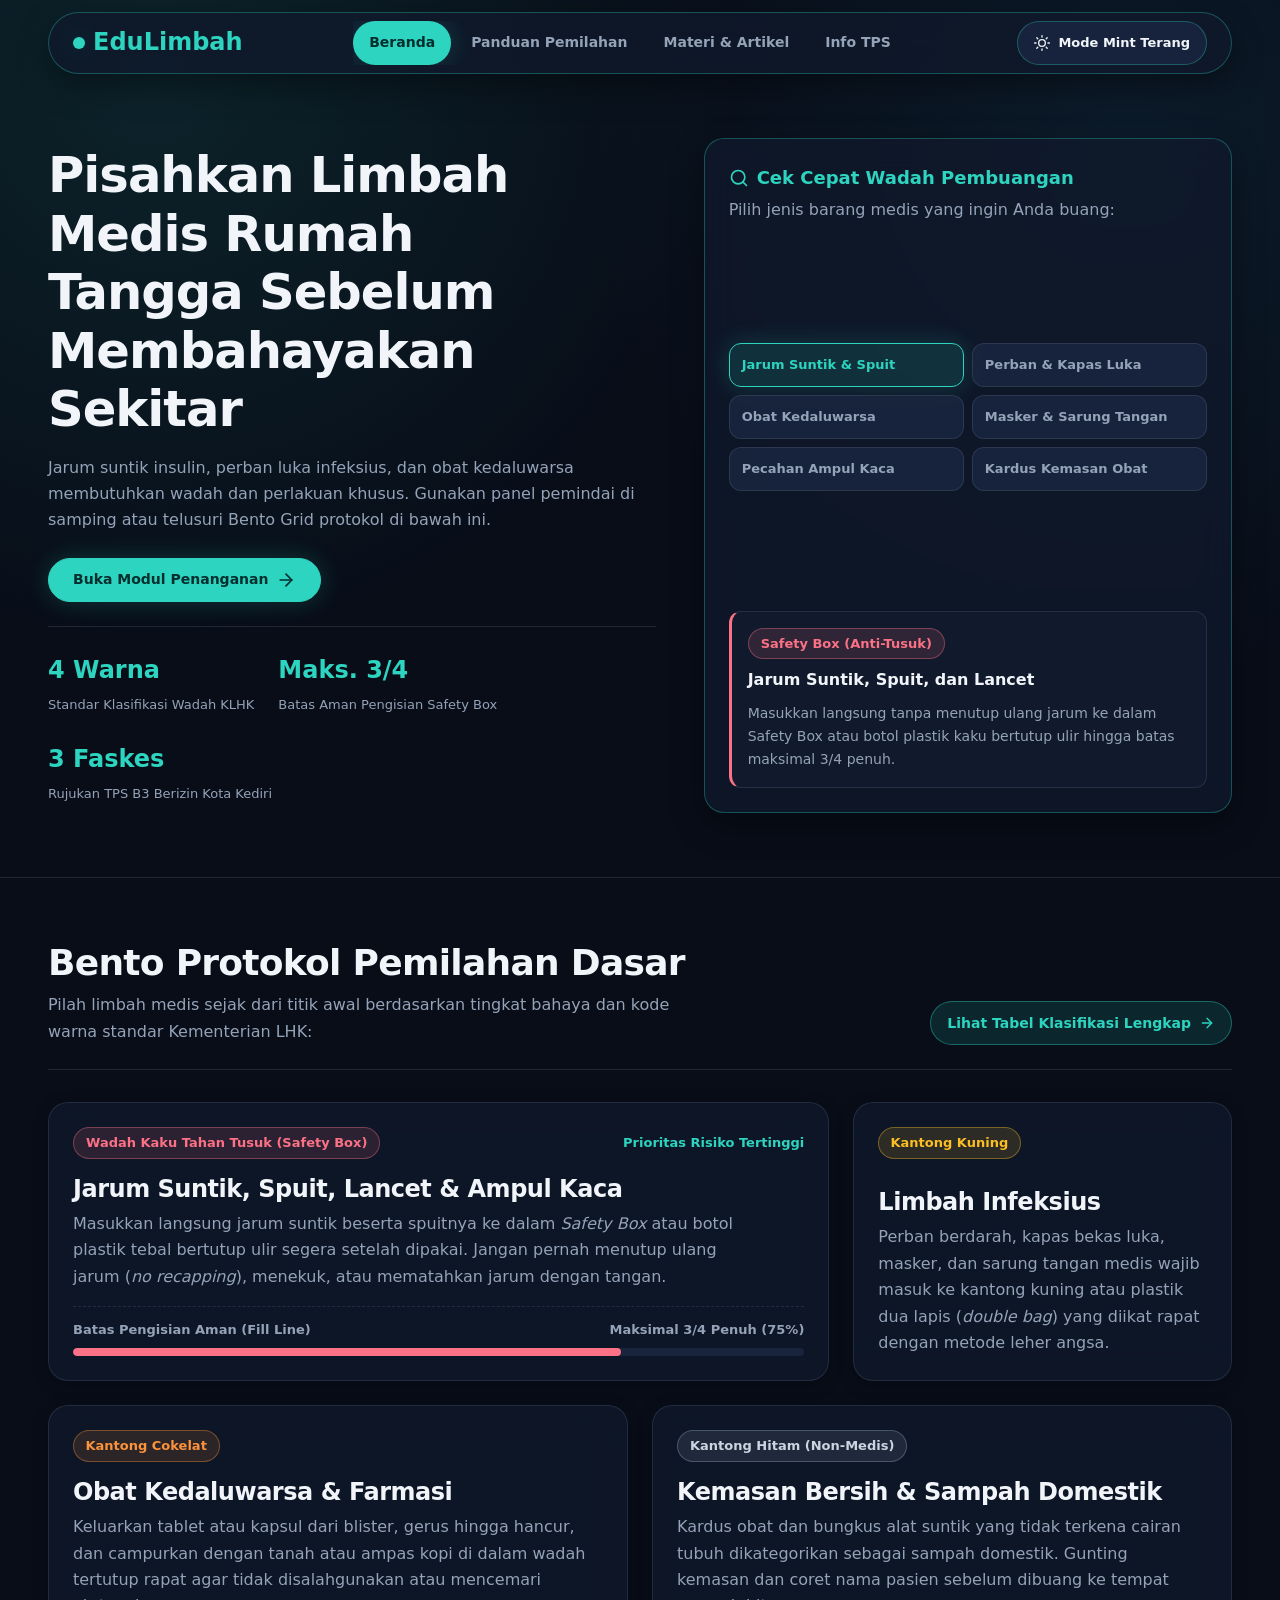
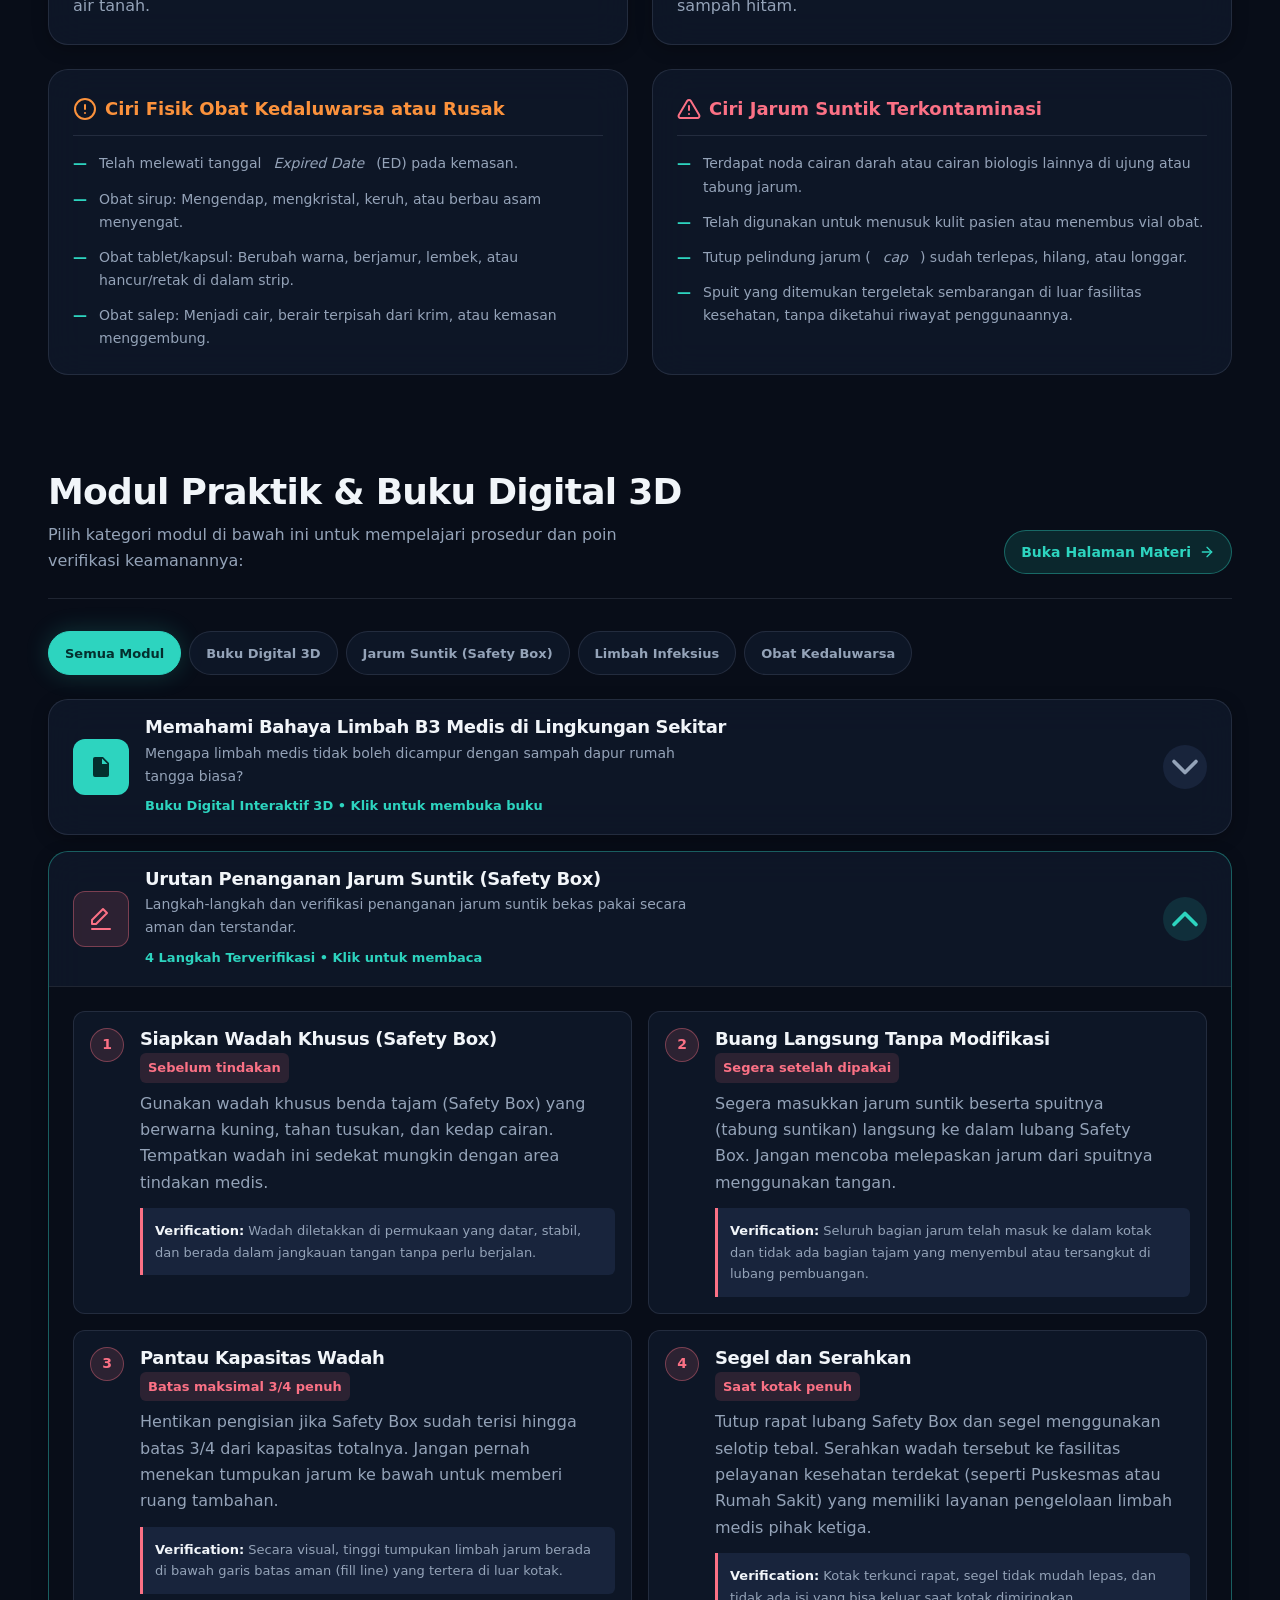
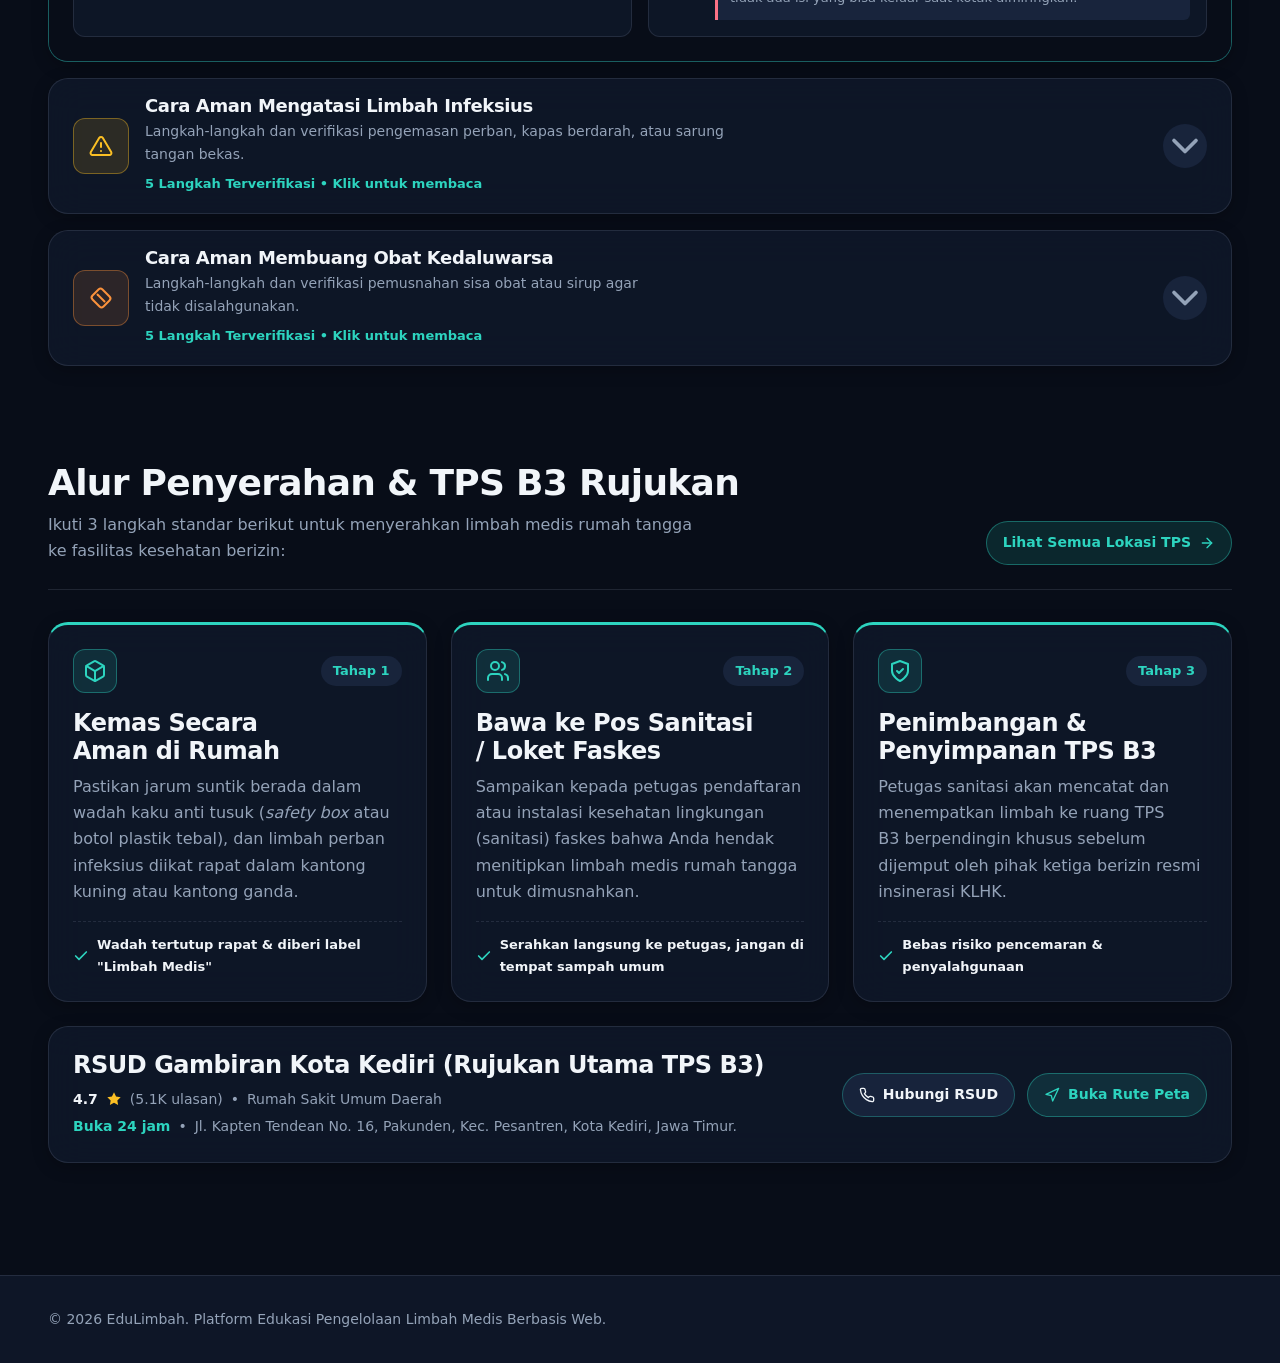
<file: index.html>
<!DOCTYPE html>
<html lang="id">
<head>
  <meta charset="UTF-8">
  <meta name="viewport" content="width=device-width, initial-scale=1">
  <title>EduLimbah - Portal Edukasi Limbah Medis B3 Rumah Tangga</title>
  <link rel="stylesheet" href="css/style.css">
  <link rel="stylesheet" href="css/flipbook.css">
  <script src="js/main.js" defer></script>
  <script src="js/flipbook.js" defer></script>
</head>
<body>
  <a href="#konten-utama" class="skip-link">Langsung ke konten utama</a>

  <!-- Header Navigasi Melayang (Floating Glass Dock) -->
  <header class="site-header">
    <div class="container nav-inner">
      <a href="index.html" class="brand">
        <span class="brand-mark" aria-hidden="true"></span>
        <span>EduLimbah</span>
      </a>
      <nav class="nav-links" aria-label="Navigasi utama">
        <a href="index.html" class="active" aria-current="page">Beranda</a>
        <a href="panduan.html">Panduan Pemilahan</a>
        <a href="materi.html">Materi & Artikel</a>
        <a href="info-tps.html">Info TPS</a>
      </nav>
    </div>
  </header>

  <!-- Hero Editorial & Panel Scanner Interaktif -->
  <section class="hero">
    <div class="container hero-split-grid">
      <div class="hero-main-col">
        <div>
          <h1>Pisahkan Limbah Medis Rumah Tangga Sebelum Membahayakan Sekitar</h1>
          <p>Jarum suntik insulin, perban luka infeksius, dan obat kedaluwarsa membutuhkan wadah dan perlakuan khusus. Gunakan panel pemindai di samping atau telusuri Bento Grid protokol di bawah ini.</p>
        </div>

        <div class="hero-actions">
          <a href="#modul-praktik" class="btn-primary">
            <span>Buka Modul Penanganan</span>
            <svg viewBox="0 0 24 24" fill="none" stroke="currentColor" stroke-width="2" stroke-linecap="round" stroke-linejoin="round" aria-hidden="true">
              <line x1="5" y1="12" x2="19" y2="12"></line>
              <polyline points="12 5 19 12 12 19"></polyline>
            </svg>
          </a>
        </div>

        <div class="hero-editorial-meta">
          <div class="editorial-stat">
            <strong>4 Warna</strong>
            <span>Standar Klasifikasi Wadah KLHK</span>
          </div>
          <div class="editorial-stat">
            <strong>Maks. 3/4</strong>
            <span>Batas Aman Pengisian Safety Box</span>
          </div>
          <div class="editorial-stat">
            <strong>3 Faskes</strong>
            <span>Rujukan TPS B3 Berizin Kota Kediri</span>
          </div>
        </div>
      </div>

      <!-- Alat Interaktif Cek Cepat Wadah Limbah -->
      <div class="quick-checker" role="region" aria-label="Pemindai Wadah Pembuangan Limbah">
        <div class="quick-checker-header">
          <div class="quick-checker-title">
            <svg viewBox="0 0 24 24" fill="none" stroke="currentColor" stroke-width="2" stroke-linecap="round" stroke-linejoin="round" aria-hidden="true">
              <circle cx="11" cy="11" r="8"></circle>
              <line x1="21" y1="21" x2="16.65" y2="16.65"></line>
            </svg>
            <span>Cek Cepat Wadah Pembuangan</span>
          </div>
          <p>Pilih jenis barang medis yang ingin Anda buang:</p>
        </div>

        <div class="quick-chips">
          <button type="button" class="chip-btn active" data-waste="jarum">Jarum Suntik & Spuit</button>
          <button type="button" class="chip-btn" data-waste="perban">Perban & Kapas Luka</button>
          <button type="button" class="chip-btn" data-waste="obat">Obat Kedaluwarsa</button>
          <button type="button" class="chip-btn" data-waste="masker">Masker & Sarung Tangan</button>
          <button type="button" class="chip-btn" data-waste="ampul">Pecahan Ampul Kaca</button>
          <button type="button" class="chip-btn" data-waste="kardus">Kardus Kemasan Obat</button>
        </div>

        <div class="quick-checker-result" id="quickCheckerResult" aria-live="polite">
          <span class="tag tag-red">Safety Box (Anti-Tusuk)</span>
          <strong>Jarum Suntik, Spuit, dan Lancet</strong>
          <p>Masukkan langsung tanpa menutup ulang jarum ke dalam Safety Box atau botol plastik kaku bertutup ulir hingga batas maksimal 3/4 penuh.</p>
        </div>
      </div>
    </div>
  </section>

  <!-- Konten Utama -->
  <main id="konten-utama" class="container dashboard-layout">
    
    <!-- Section 1: Bento Grid Panduan Pemilahan Dasar -->
    <section>
      <div class="section-header-row">
        <div class="tps-header">
          <h2>Bento Protokol Pemilahan Dasar</h2>
          <p>Pilah limbah medis sejak dari titik awal berdasarkan tingkat bahaya dan kode warna standar Kementerian LHK:</p>
        </div>
        <a href="panduan.html" class="link-more">
          <span>Lihat Tabel Klasifikasi Lengkap</span>
          <svg viewBox="0 0 24 24" fill="none" stroke="currentColor" stroke-width="2" stroke-linecap="round" stroke-linejoin="round" aria-hidden="true">
            <line x1="5" y1="12" x2="19" y2="12"></line>
            <polyline points="12 5 19 12 12 19"></polyline>
          </svg>
        </a>
      </div>
      
      <div class="bento-grid">
        <!-- Bento 1 (Lebar 8 Kolom): Jarum Suntik & Safety Box -->
        <article class="bento-card bento-span-8">
          <div class="bento-card-header">
            <span class="badge red">Wadah Kaku Tahan Tusuk (Safety Box)</span>
            <span class="article-meta">Prioritas Risiko Tertinggi</span>
          </div>
          <div>
            <h3>Jarum Suntik, Spuit, Lancet & Ampul Kaca</h3>
            <p>Masukkan langsung jarum suntik beserta spuitnya ke dalam <em>Safety Box</em> atau botol plastik tebal bertutup ulir segera setelah dipakai. Jangan pernah menutup ulang jarum (<em>no recapping</em>), menekuk, atau mematahkan jarum dengan tangan.</p>
          </div>
          <div class="capacity-meter">
            <div class="capacity-label">
              <span>Batas Pengisian Aman (Fill Line)</span>
              <span>Maksimal 3/4 Penuh (75%)</span>
            </div>
            <div class="capacity-track" aria-hidden="true">
              <div class="capacity-fill"></div>
            </div>
          </div>
        </article>
        
        <!-- Bento 2 (4 Kolom): Kantong Kuning -->
        <article class="bento-card bento-span-4">
          <div class="bento-card-header">
            <span class="badge yellow">Kantong Kuning</span>
          </div>
          <div>
            <h3>Limbah Infeksius</h3>
            <p>Perban berdarah, kapas bekas luka, masker, dan sarung tangan medis wajib masuk ke kantong kuning atau plastik dua lapis (<em>double bag</em>) yang diikat rapat dengan metode leher angsa.</p>
          </div>
        </article>

        <!-- Bento 3 (6 Kolom): Kantong Cokelat -->
        <article class="bento-card bento-span-6">
          <div class="bento-card-header">
            <span class="badge brown">Kantong Cokelat</span>
          </div>
          <div>
            <h3>Obat Kedaluwarsa & Farmasi</h3>
            <p>Keluarkan tablet atau kapsul dari blister, gerus hingga hancur, dan campurkan dengan tanah atau ampas kopi di dalam wadah tertutup rapat agar tidak disalahgunakan atau mencemari air tanah.</p>
          </div>
        </article>

        <!-- Bento 4 (6 Kolom): Kantong Hitam Domestik -->
        <article class="bento-card bento-span-6">
          <div class="bento-card-header">
            <span class="tag tag-black">Kantong Hitam (Non-Medis)</span>
          </div>
          <div>
            <h3>Kemasan Bersih & Sampah Domestik</h3>
            <p>Kardus obat dan bungkus alat suntik yang tidak terkena cairan tubuh dikategorikan sebagai sampah domestik. Gunting kemasan dan coret nama pasien sebelum dibuang ke tempat sampah hitam.</p>
          </div>
        </article>
      </div>

      <div class="identification-box">
        <div class="ident-panel">
          <div class="ident-header ident-header-brown">
            <svg viewBox="0 0 24 24" fill="none" stroke="currentColor" stroke-width="2" stroke-linecap="round" stroke-linejoin="round" aria-hidden="true">
              <circle cx="12" cy="12" r="10"></circle>
              <line x1="12" y1="8" x2="12" y2="12"></line>
              <line x1="12" y1="16" x2="12.01" y2="16"></line>
            </svg>
            <span>Ciri Fisik Obat Kedaluwarsa atau Rusak</span>
          </div>
          <ul class="ident-list">
            <li>Telah melewati tanggal <em>Expired Date</em> (ED) pada kemasan.</li>
            <li>Obat sirup: Mengendap, mengkristal, keruh, atau berbau asam menyengat.</li>
            <li>Obat tablet/kapsul: Berubah warna, berjamur, lembek, atau hancur/retak di dalam strip.</li>
            <li>Obat salep: Menjadi cair, berair terpisah dari krim, atau kemasan menggembung.</li>
          </ul>
        </div>
        
        <div class="ident-panel">
          <div class="ident-header ident-header-red">
            <svg viewBox="0 0 24 24" fill="none" stroke="currentColor" stroke-width="2" stroke-linecap="round" stroke-linejoin="round" aria-hidden="true">
              <path d="M10.29 3.86L1.82 18a2 2 0 0 0 1.71 3h16.94a2 2 0 0 0 1.71-3L13.71 3.86a2 2 0 0 0-3.42 0z"></path>
              <line x1="12" y1="9" x2="12" y2="13"></line>
              <line x1="12" y1="17" x2="12.01" y2="17"></line>
            </svg>
            <span>Ciri Jarum Suntik Terkontaminasi</span>
          </div>
          <ul class="ident-list">
            <li>Terdapat noda cairan darah atau cairan biologis lainnya di ujung atau tabung jarum.</li>
            <li>Telah digunakan untuk menusuk kulit pasien atau menembus vial obat.</li>
            <li>Tutup pelindung jarum (<em>cap</em>) sudah terlepas, hilang, atau longgar.</li>
            <li>Spuit yang ditemukan tergeletak sembarangan di luar fasilitas kesehatan, tanpa diketahui riwayat penggunaannya.</li>
          </ul>
        </div>
      </div>
    </section>

    <!-- Section 2: Materi & Buku Digital dengan Filter Tab Dashboard -->
    <section id="modul-praktik">
      <div class="section-header-row">
        <div class="tps-header">
          <h2>Modul Praktik & Buku Digital 3D</h2>
          <p>Pilih kategori modul di bawah ini untuk mempelajari prosedur dan poin verifikasi keamanannya:</p>
        </div>
        <a href="materi.html" class="link-more">
          <span>Buka Halaman Materi</span>
          <svg viewBox="0 0 24 24" fill="none" stroke="currentColor" stroke-width="2" stroke-linecap="round" stroke-linejoin="round" aria-hidden="true">
            <line x1="5" y1="12" x2="19" y2="12"></line>
            <polyline points="12 5 19 12 12 19"></polyline>
          </svg>
        </a>
      </div>

      <!-- Filter Tab Interaktif -->
      <div class="module-filter-bar" role="toolbar" aria-label="Filter modul edukasi">
        <button type="button" class="filter-tab-btn active" data-filter="all">Semua Modul</button>
        <button type="button" class="filter-tab-btn" data-filter="ebook">Buku Digital 3D</button>
        <button type="button" class="filter-tab-btn" data-filter="tajam">Jarum Suntik (Safety Box)</button>
        <button type="button" class="filter-tab-btn" data-filter="infeksius">Limbah Infeksius</button>
        <button type="button" class="filter-tab-btn" data-filter="obat">Obat Kedaluwarsa</button>
      </div>

      <div class="article-list">
        
        <!-- Buku Digital (Flipbook) -->
        <details class="expandable-card" id="flipbookWrapper" data-category="ebook">
          <summary class="expandable-summary">
            <div class="article-thumb thumb-primary">
              <svg viewBox="0 0 24 24" fill="currentColor" aria-hidden="true">
                <path d="M14 2H6a2 2 0 0 0-2 2v16a2 2 0 0 0 2 2h12a2 2 0 0 0 2-2V8l-6-6zM13 9V3.5L18.5 9H13z"/>
              </svg>
            </div>
            <div class="article-content">
              <h3>Memahami Bahaya Limbah B3 Medis di Lingkungan Sekitar</h3>
              <p>Mengapa limbah medis tidak boleh dicampur dengan sampah dapur rumah tangga biasa?</p>
              <span class="article-meta">Buku Digital Interaktif 3D • Klik untuk membuka buku</span>
            </div>
            <div class="expand-icon" aria-hidden="true">
              <svg viewBox="0 0 24 24" fill="none" stroke="currentColor" stroke-width="2" stroke-linecap="round" stroke-linejoin="round">
                <polyline points="6 9 12 15 18 9"></polyline>
              </svg>
            </div>
          </summary>
          
          <div class="expandable-content">
            <p class="flipbook-hint">
              Klik lembar halaman sebelah kanan untuk membuka buku, atau klik lembar kiri untuk membalik kembali.
            </p>
            
            <div class="flipbook-container">
              <div id="demoBook" class="flip-book">
                <!-- Halaman Cover -->
                <div class="page cover">
                  <div class="page-content page-content-centered">
                    <svg class="cover-icon" viewBox="0 0 24 24" fill="currentColor" aria-hidden="true">
                      <path d="M14 2H6a2 2 0 0 0-2 2v16a2 2 0 0 0 2 2h12a2 2 0 0 0 2-2V8l-6-6zM13 9V3.5L18.5 9H13z"/>
                    </svg>
                    <h2 class="cover-title">Memahami Bahaya Limbah B3 Medis</h2>
                    <p class="cover-subtitle">Sebuah Panduan Lingkungan</p>
                  </div>
                </div>
                
                <!-- Halaman 1 -->
                <div class="page">
                  <div class="page-content">
                    <div>
                      <h3 class="page-title">Apa itu Limbah Medis B3?</h3>
                      <p class="page-text">
                        Limbah B3 (Bahan Berbahaya dan Beracun) Medis adalah segala jenis sampah yang dihasilkan dari kegiatan medis, perawatan gigi, farmasi, atau sejenisnya, yang dapat membahayakan kesehatan manusia dan lingkungan.
                        <br><br>
                        Limbah ini tidak sama dengan sampah dapur. Jika sampah dapur bisa membusuk, limbah medis seringkali mengandung bakteri mematikan atau bahan kimia reaktif.
                      </p>
                    </div>
                    <div class="page-number"><span>Halaman 1</span><span>EduLimbah</span></div>
                  </div>
                </div>

                <!-- Halaman 2 -->
                <div class="page">
                  <div class="page-content">
                    <div>
                      <h3 class="page-title">Bahaya Pencampuran</h3>
                      <p class="page-text">
                        <strong>1. Risiko Penularan Penyakit</strong><br>
                        Jarum suntik atau perban bekas pasien infeksius yang dibuang di tempat sampah biasa dapat menularkan penyakit menular (seperti Hepatitis B, C, atau HIV) kepada petugas kebersihan atau pemulung yang tidak sengaja tertusuk.
                        <br><br>
                        <strong>2. Pencemaran Lingkungan</strong><br>
                        Antibiotik atau obat kimia yang meresap ke tanah akan mencemari air tanah dan menciptakan bakteri super yang kebal obat.
                      </p>
                    </div>
                    <div class="page-number"><span>Halaman 2</span><span>EduLimbah</span></div>
                  </div>
                </div>

                <!-- Halaman Penutup -->
                <div class="page">
                  <div class="page-content page-content-centered">
                    <div>
                      <h3 class="page-title page-title-plain">Kesimpulan</h3>
                      <p class="page-text">
                        Oleh karena itu, sangat penting untuk memisahkan limbah medis dari sampah rumah tangga biasa sejak dari rumah Anda.
                      </p>
                    </div>
                    <div class="page-number"><span>Halaman 4</span><span>EduLimbah</span></div>
                  </div>
                </div>
              </div>
            </div>
          </div>
        </details>
        
        <!-- Expandable Card 1: Jarum Suntik -->
        <details class="expandable-card" data-category="tajam" open>
          <summary class="expandable-summary">
            <div class="article-thumb thumb-red">
              <svg viewBox="0 0 24 24" fill="none" stroke="currentColor" stroke-width="2" stroke-linecap="round" stroke-linejoin="round" aria-hidden="true">
                <polygon points="14 2 18 6 7 17 3 17 3 13 14 2"></polygon>
                <line x1="3" y1="22" x2="21" y2="22"></line>
              </svg>
            </div>
            <div class="article-content">
              <h3>Urutan Penanganan Jarum Suntik (Safety Box)</h3>
              <p>Langkah-langkah dan verifikasi penanganan jarum suntik bekas pakai secara aman dan terstandar.</p>
              <span class="article-meta">4 Langkah Terverifikasi • Klik untuk membaca</span>
            </div>
            <div class="expand-icon" aria-hidden="true">
              <svg viewBox="0 0 24 24" fill="none" stroke="currentColor" stroke-width="2" stroke-linecap="round" stroke-linejoin="round">
                <polyline points="6 9 12 15 18 9"></polyline>
              </svg>
            </div>
          </summary>
          
          <div class="expandable-content">
            <ol class="step-list step-list-red">
              <li class="step-item">
                <div class="step-number">1</div>
                <div class="step-content">
                  <h4>Siapkan Wadah Khusus (Safety Box)</h4>
                  <span class="step-timing">Sebelum tindakan</span>
                  <p>Gunakan wadah khusus benda tajam (Safety Box) yang berwarna kuning, tahan tusukan, dan kedap cairan. Tempatkan wadah ini sedekat mungkin dengan area tindakan medis.</p>
                  <div class="step-verification">
                    <strong>Verification:</strong> Wadah diletakkan di permukaan yang datar, stabil, dan berada dalam jangkauan tangan tanpa perlu berjalan.
                  </div>
                </div>
              </li>
              <li class="step-item">
                <div class="step-number">2</div>
                <div class="step-content">
                  <h4>Buang Langsung Tanpa Modifikasi</h4>
                  <span class="step-timing">Segera setelah dipakai</span>
                  <p>Segera masukkan jarum suntik beserta spuitnya (tabung suntikan) langsung ke dalam lubang Safety Box. Jangan mencoba melepaskan jarum dari spuitnya menggunakan tangan.</p>
                  <div class="step-verification">
                    <strong>Verification:</strong> Seluruh bagian jarum telah masuk ke dalam kotak dan tidak ada bagian tajam yang menyembul atau tersangkut di lubang pembuangan.
                  </div>
                </div>
              </li>
              <li class="step-item">
                <div class="step-number">3</div>
                <div class="step-content">
                  <h4>Pantau Kapasitas Wadah</h4>
                  <span class="step-timing">Batas maksimal 3/4 penuh</span>
                  <p>Hentikan pengisian jika Safety Box sudah terisi hingga batas 3/4 dari kapasitas totalnya. Jangan pernah menekan tumpukan jarum ke bawah untuk memberi ruang tambahan.</p>
                  <div class="step-verification">
                    <strong>Verification:</strong> Secara visual, tinggi tumpukan limbah jarum berada di bawah garis batas aman (fill line) yang tertera di luar kotak.
                  </div>
                </div>
              </li>
              <li class="step-item">
                <div class="step-number">4</div>
                <div class="step-content">
                  <h4>Segel dan Serahkan</h4>
                  <span class="step-timing">Saat kotak penuh</span>
                  <p>Tutup rapat lubang Safety Box dan segel menggunakan selotip tebal. Serahkan wadah tersebut ke fasilitas pelayanan kesehatan terdekat (seperti Puskesmas atau Rumah Sakit) yang memiliki layanan pengelolaan limbah medis pihak ketiga.</p>
                  <div class="step-verification">
                    <strong>Verification:</strong> Kotak terkunci rapat, segel tidak mudah lepas, dan tidak ada isi yang bisa keluar saat kotak dimiringkan.
                  </div>
                </div>
              </li>
            </ol>
          </div>
        </details>
        
        <!-- Expandable Card 2: Limbah Infeksius -->
        <details class="expandable-card" data-category="infeksius">
          <summary class="expandable-summary">
            <div class="article-thumb thumb-yellow">
              <svg viewBox="0 0 24 24" fill="none" stroke="currentColor" stroke-width="2" stroke-linecap="round" stroke-linejoin="round" aria-hidden="true">
                <path d="M10.29 3.86L1.82 18a2 2 0 0 0 1.71 3h16.94a2 2 0 0 0 1.71-3L13.71 3.86a2 2 0 0 0-3.42 0z"/>
                <line x1="12" y1="9" x2="12" y2="13"/>
                <line x1="12" y1="17" x2="12.01" y2="17"/>
              </svg>
            </div>
            <div class="article-content">
              <h3>Cara Aman Mengatasi Limbah Infeksius</h3>
              <p>Langkah-langkah dan verifikasi pengemasan perban, kapas berdarah, atau sarung tangan bekas.</p>
              <span class="article-meta">5 Langkah Terverifikasi • Klik untuk membaca</span>
            </div>
            <div class="expand-icon" aria-hidden="true">
              <svg viewBox="0 0 24 24" fill="none" stroke="currentColor" stroke-width="2" stroke-linecap="round" stroke-linejoin="round">
                <polyline points="6 9 12 15 18 9"></polyline>
              </svg>
            </div>
          </summary>
          
          <div class="expandable-content">
            <ol class="step-list step-list-yellow">
              <li class="step-item">
                <div class="step-number">1</div>
                <div class="step-content">
                  <h4>Gunakan Alat Pelindung Diri (APD)</h4>
                  <span class="step-timing">Sebelum menyentuh limbah</span>
                  <p>Selalu kenakan sarung tangan karet atau plastik (sekali pakai) dan masker saat menangani limbah yang terkena darah atau cairan tubuh (seperti perban, kapas luka, atau popok pasien infeksius).</p>
                  <div class="step-verification">
                    <strong>Verification:</strong> Tangan tertutup sarung tangan utuh (tidak sobek) dan masker terpasang menutupi hidung serta dagu.
                  </div>
                </div>
              </li>
              <li class="step-item">
                <div class="step-number">2</div>
                <div class="step-content">
                  <h4>Siapkan Kantong Plastik Kuning (Atau Kantong Ganda)</h4>
                  <span class="step-timing">Pemilahan di sumber</span>
                  <p>Masukkan limbah tersebut ke dalam kantong plastik berwarna kuning. Jika tidak ada kantong kuning, gunakan plastik tebal biasa yang dilapisi dua lapis (<em>double bag</em>) untuk mencegah kebocoran.</p>
                  <div class="step-verification">
                    <strong>Verification:</strong> Kantong tidak berlubang, tidak dicampur sampah dapur, dan hanya berisi limbah infeksius non-tajam.
                  </div>
                </div>
              </li>
              <li class="step-item">
                <div class="step-number">3</div>
                <div class="step-content">
                  <h4>Berikan Cairan Disinfektan</h4>
                  <span class="step-timing">Sebelum kantong ditutup</span>
                  <p>Untuk perawatan pasien di rumah, semprotkan cairan pemutih pakaian (klorin 0,5%) yang sudah diencerkan ke permukaan limbah di dalam kantong untuk menekan pertumbuhan patogen.</p>
                  <div class="step-verification">
                    <strong>Verification:</strong> Permukaan kasa/kapas tampak lembap terpapar disinfektan tanpa membuat cairan menggenang di dasar plastik.
                  </div>
                </div>
              </li>
              <li class="step-item">
                <div class="step-number">4</div>
                <div class="step-content">
                  <h4>Ikat Rapat Metode "Leher Angsa"</h4>
                  <span class="step-timing">Saat terisi maksimal 3/4</span>
                  <p>Jangan membuang udara dari dalam plastik dengan cara menekannya kuat-kuat agar aerosol kuman tidak menyembur. Pelintir ujung plastik, lipat ke bawah (leher angsa), lalu ikat kuat atau lakban.</p>
                  <div class="step-verification">
                    <strong>Verification:</strong> Ikatan kantong rapat sempurna dan tidak ada celah udara maupun rembesan cairan saat kantong diangkat.
                  </div>
                </div>
              </li>
              <li class="step-item">
                <div class="step-number">5</div>
                <div class="step-content">
                  <h4>Lepas APD & Cuci Tangan Pakai Sabun</h4>
                  <span class="step-timing">Segera setelah pengemasan</span>
                  <p>Lepaskan sarung tangan dengan teknik terbalik (bagian luar berada di dalam), masukkan ke kantong limbah, lalu segera cuci tangan menggunakan sabun dan air mengalir minimal 20 detik.</p>
                  <div class="step-verification">
                    <strong>Verification:</strong> Telapak, punggung tangan, dan sela jari telah dicuci bersih dengan sabun antiseptik dan dikeringkan.
                  </div>
                </div>
              </li>
            </ol>
          </div>
        </details>

        <!-- Expandable Card 3: Obat-obatan -->
        <details class="expandable-card" data-category="obat">
          <summary class="expandable-summary">
            <div class="article-thumb thumb-brown">
              <svg viewBox="0 0 24 24" fill="none" stroke="currentColor" stroke-width="2" stroke-linecap="round" stroke-linejoin="round" aria-hidden="true">
                <path d="M10.5 20.5L3.5 13.5A2.83 2.83 0 0 1 3.5 9.5L9.5 3.5A2.83 2.83 0 0 1 13.5 3.5L20.5 10.5A2.83 2.83 0 0 1 20.5 14.5L14.5 20.5A2.83 2.83 0 0 1 10.5 20.5Z"/>
                <path d="M8.5 8.5L15.5 15.5"/>
              </svg>
            </div>
            <div class="article-content">
              <h3>Cara Aman Membuang Obat Kedaluwarsa</h3>
              <p>Langkah-langkah dan verifikasi pemusnahan sisa obat atau sirup agar tidak disalahgunakan.</p>
              <span class="article-meta">5 Langkah Terverifikasi • Klik untuk membaca</span>
            </div>
            <div class="expand-icon" aria-hidden="true">
              <svg viewBox="0 0 24 24" fill="none" stroke="currentColor" stroke-width="2" stroke-linecap="round" stroke-linejoin="round">
                <polyline points="6 9 12 15 18 9"></polyline>
              </svg>
            </div>
          </summary>
          
          <div class="expandable-content">
            <ol class="step-list step-list-brown">
              <li class="step-item">
                <div class="step-number">1</div>
                <div class="step-content">
                  <h4>Keluarkan Obat dari Kemasan Asli</h4>
                  <span class="step-timing">Tahap persiapan</span>
                  <p>Keluarkan semua pil, tablet, atau kapsul dari kemasan aslinya (blister, strip, atau botol). Jangan membuang obat utuh beserta kemasannya secara langsung.</p>
                  <div class="step-verification">
                    <strong>Verification:</strong> Seluruh butir tablet/isi kapsul telah terpisah dari strip blister dan siap diolah.
                  </div>
                </div>
              </li>
              <li class="step-item">
                <div class="step-number">2</div>
                <div class="step-content">
                  <h4>Ubah Bentuk Fisik Obat</h4>
                  <span class="step-timing">Proses perusakan bentuk</span>
                  <p>Gerus pil atau tablet hingga hancur menjadi bubuk. Untuk obat cair (sirup), encerkan dengan air di dalam wadah khusus; jangan membuang antibiotik/obat cair langsung ke wastafel atau kloset.</p>
                  <div class="step-verification">
                    <strong>Verification:</strong> Tidak ada lagi butiran pil/kapsul yang utuh atau dapat dikenali bentuk aslinya.
                  </div>
                </div>
              </li>
              <li class="step-item">
                <div class="step-number">3</div>
                <div class="step-content">
                  <h4>Campur dengan Bahan Penyamaran</h4>
                  <span class="step-timing">Pencegahan konsumsi ulang</span>
                  <p>Campurkan bubuk atau cairan obat dengan bahan yang tidak menarik seperti tanah, ampas kopi bekas, atau pasir kotor agar tidak dikonsumsi anak-anak, hewan liar, atau dipungut kembali.</p>
                  <div class="step-verification">
                    <strong>Verification:</strong> Bubuk/cairan obat telah menyatu rata dengan tanah atau ampas kopi dan bertekstur keruh/kotor.
                  </div>
                </div>
              </li>
              <li class="step-item">
                <div class="step-number">4</div>
                <div class="step-content">
                  <h4>Masukkan ke Wadah Kedap & Segel</h4>
                  <span class="step-timing">Pengemasan akhir</span>
                  <p>Masukkan campuran tersebut ke dalam kantong plastik cokelat/hitam tebal yang diikat kuat (<em>sealable bag</em>) atau botol plastik tertutup rapat agar cairan tidak merembes ke lingkungan.</p>
                  <div class="step-verification">
                    <strong>Verification:</strong> Wadah tertutup kedap, tidak bocor saat ditekan, dan siap dibuang atau diserahkan ke faskes.
                  </div>
                </div>
              </li>
              <li class="step-item">
                <div class="step-number">5</div>
                <div class="step-content">
                  <h4>Rusak Kemasan & Hilangkan Identitas Pasien</h4>
                  <span class="step-timing">Perlindungan privasi & anti-pemalsuan</span>
                  <p>Gunting strip blister atau kardus obat hingga terbelah, serta coret/kelupas label nama pasien dan resep dokter pada botol kosong sebelum membuangnya ke sampah domestik (kantong hitam).</p>
                  <div class="step-verification">
                    <strong>Verification:</strong> Nama pasien pada etiket tidak terbaca lagi dan kemasan kardus/strip telah digunting rusak.
                  </div>
                </div>
              </li>
            </ol>
          </div>
        </details>

      </div>
    </section>

    <!-- Section 3: Alur Penyerahan & Fasilitas TPS B3 -->
    <section class="handover-section">
      <div class="section-header-row">
        <div class="tps-header">
          <h2>Alur Penyerahan & TPS B3 Rujukan</h2>
          <p>Ikuti 3 langkah standar berikut untuk menyerahkan limbah medis rumah tangga ke fasilitas kesehatan berizin:</p>
        </div>
        <a href="info-tps.html" class="link-more">
          <span>Lihat Semua Lokasi TPS</span>
          <svg viewBox="0 0 24 24" fill="none" stroke="currentColor" stroke-width="2" stroke-linecap="round" stroke-linejoin="round" aria-hidden="true">
            <line x1="5" y1="12" x2="19" y2="12"></line>
            <polyline points="12 5 19 12 12 19"></polyline>
          </svg>
        </a>
      </div>

      <ol class="flow-grid">
        <li class="flow-card">
          <div class="flow-card-top">
            <div class="flow-icon-wrapper" aria-hidden="true">
              <svg viewBox="0 0 24 24" fill="none" stroke="currentColor" stroke-width="2" stroke-linecap="round" stroke-linejoin="round">
                <path d="M21 16V8a2 2 0 0 0-1-1.73l-7-4a2 2 0 0 0-2 0l-7 4A2 2 0 0 0 3 8v8a2 2 0 0 0 1 1.73l7 4a2 2 0 0 0 2 0l7-4A2 2 0 0 0 21 16z"></path>
                <polyline points="3.27 6.96 12 12.01 20.73 6.96"></polyline>
                <line x1="12" y1="22.08" x2="12" y2="12"></line>
              </svg>
            </div>
            <span class="flow-step-badge">Tahap 1</span>
          </div>
          <div class="flow-card-body">
            <h3>Kemas Secara Aman di Rumah</h3>
            <p>Pastikan jarum suntik berada dalam wadah kaku anti tusuk (<em>safety box</em> atau botol plastik tebal), dan limbah perban infeksius diikat rapat dalam kantong kuning atau kantong ganda.</p>
          </div>
          <div class="flow-card-check">
            <svg viewBox="0 0 24 24" fill="none" stroke="currentColor" stroke-width="2.5" stroke-linecap="round" stroke-linejoin="round" aria-hidden="true">
              <polyline points="20 6 9 17 4 12"></polyline>
            </svg>
            <span>Wadah tertutup rapat & diberi label "Limbah Medis"</span>
          </div>
        </li>

        <li class="flow-card">
          <div class="flow-card-top">
            <div class="flow-icon-wrapper" aria-hidden="true">
              <svg viewBox="0 0 24 24" fill="none" stroke="currentColor" stroke-width="2" stroke-linecap="round" stroke-linejoin="round">
                <path d="M16 21v-2a4 4 0 0 0-4-4H6a4 4 0 0 0-4 4v2"></path>
                <circle cx="9" cy="7" r="4"></circle>
                <path d="M22 21v-2a4 4 0 0 0-3-3.87"></path>
                <path d="M16 3.13a4 4 0 0 1 0 7.75"></path>
              </svg>
            </div>
            <span class="flow-step-badge">Tahap 2</span>
          </div>
          <div class="flow-card-body">
            <h3>Bawa ke Pos Sanitasi / Loket Faskes</h3>
            <p>Sampaikan kepada petugas pendaftaran atau instalasi kesehatan lingkungan (sanitasi) faskes bahwa Anda hendak menitipkan limbah medis rumah tangga untuk dimusnahkan.</p>
          </div>
          <div class="flow-card-check">
            <svg viewBox="0 0 24 24" fill="none" stroke="currentColor" stroke-width="2.5" stroke-linecap="round" stroke-linejoin="round" aria-hidden="true">
              <polyline points="20 6 9 17 4 12"></polyline>
            </svg>
            <span>Serahkan langsung ke petugas, jangan di tempat sampah umum</span>
          </div>
        </li>

        <li class="flow-card">
          <div class="flow-card-top">
            <div class="flow-icon-wrapper" aria-hidden="true">
              <svg viewBox="0 0 24 24" fill="none" stroke="currentColor" stroke-width="2" stroke-linecap="round" stroke-linejoin="round">
                <path d="M12 22s8-4 8-10V5l-8-3-8 3v7c0 6 8 10 8 10z"></path>
                <path d="m9 12 2 2 4-4"></path>
              </svg>
            </div>
            <span class="flow-step-badge">Tahap 3</span>
          </div>
          <div class="flow-card-body">
            <h3>Penimbangan & Penyimpanan TPS B3</h3>
            <p>Petugas sanitasi akan mencatat dan menempatkan limbah ke ruang TPS B3 berpendingin khusus sebelum dijemput oleh pihak ketiga berizin resmi insinerasi KLHK.</p>
          </div>
          <div class="flow-card-check">
            <svg viewBox="0 0 24 24" fill="none" stroke="currentColor" stroke-width="2.5" stroke-linecap="round" stroke-linejoin="round" aria-hidden="true">
              <polyline points="20 6 9 17 4 12"></polyline>
            </svg>
            <span>Bebas risiko pencemaran & penyalahgunaan</span>
          </div>
        </li>
      </ol>

      <!-- Card Lokasi RSUD Utama -->
      <article class="facility-card">
        <div class="facility-info">
          <h3>RSUD Gambiran Kota Kediri (Rujukan Utama TPS B3)</h3>
          
          <div class="facility-meta">
            <span class="rating-score">4.7</span>
            <svg class="star-icon" viewBox="0 0 24 24" fill="currentColor" aria-hidden="true">
              <path d="M12 2l3.09 6.26L22 9.27l-5 4.87 1.18 6.88L12 17.77l-6.18 3.25L7 14.14 2 9.27l6.91-1.01L12 2z"/>
            </svg>
            <span>(5.1K ulasan)</span>
            <span aria-hidden="true">•</span>
            <span>Rumah Sakit Umum Daerah</span>
          </div>
          
          <div class="facility-address">
            <span class="status-open">Buka 24 jam</span>
            <span aria-hidden="true">•</span>
            <span>Jl. Kapten Tendean No. 16, Pakunden, Kec. Pesantren, Kota Kediri, Jawa Timur.</span>
          </div>
        </div>

        <div class="facility-actions">
          <a href="tel:+623542891400" class="btn-action">
            <svg viewBox="0 0 24 24" fill="none" stroke="currentColor" stroke-width="2" stroke-linecap="round" stroke-linejoin="round" aria-hidden="true">
              <path d="M22 16.92v3a2 2 0 0 1-2.18 2 19.79 19.79 0 0 1-8.63-3.07 19.5 19.5 0 0 1-6-6 19.79 19.79 0 0 1-3.07-8.67A2 2 0 0 1 4.11 2h3a2 2 0 0 1 2 1.72 12.84 12.84 0 0 0 .7 2.81 2 2 0 0 1-.45 2.11L8.09 9.91a16 16 0 0 0 6 6l1.27-1.27a2 2 0 0 1 2.11-.45 12.84 12.84 0 0 0 2.81.7A2 2 0 0 1 22 16.92z"></path>
            </svg>
            <span>Hubungi RSUD</span>
          </a>
          <a href="https://www.google.com/maps/dir/?api=1&destination=RSUD+Gambiran+Kota+Kediri,+Jl.+Kapten+Tendean+No.+16,+Pakunden,+Kec.+Pesantren,+Kota+Kediri" target="_blank" rel="noopener noreferrer" class="btn-action btn-primary-outline">
            <svg viewBox="0 0 24 24" fill="none" stroke="currentColor" stroke-width="2" stroke-linecap="round" stroke-linejoin="round" aria-hidden="true">
              <polygon points="3 11 22 2 13 21 11 13 3 11"></polygon>
            </svg>
            <span>Buka Rute Peta</span>
          </a>
        </div>
      </article>
    </section>

  </main>

  <!-- Footer -->
  <footer class="site-footer">
    <div class="container">
      <p>&copy; 2026 EduLimbah. Platform Edukasi Pengelolaan Limbah Medis Berbasis Web.</p>
    </div>
  </footer>

</body>
</html>
</file>
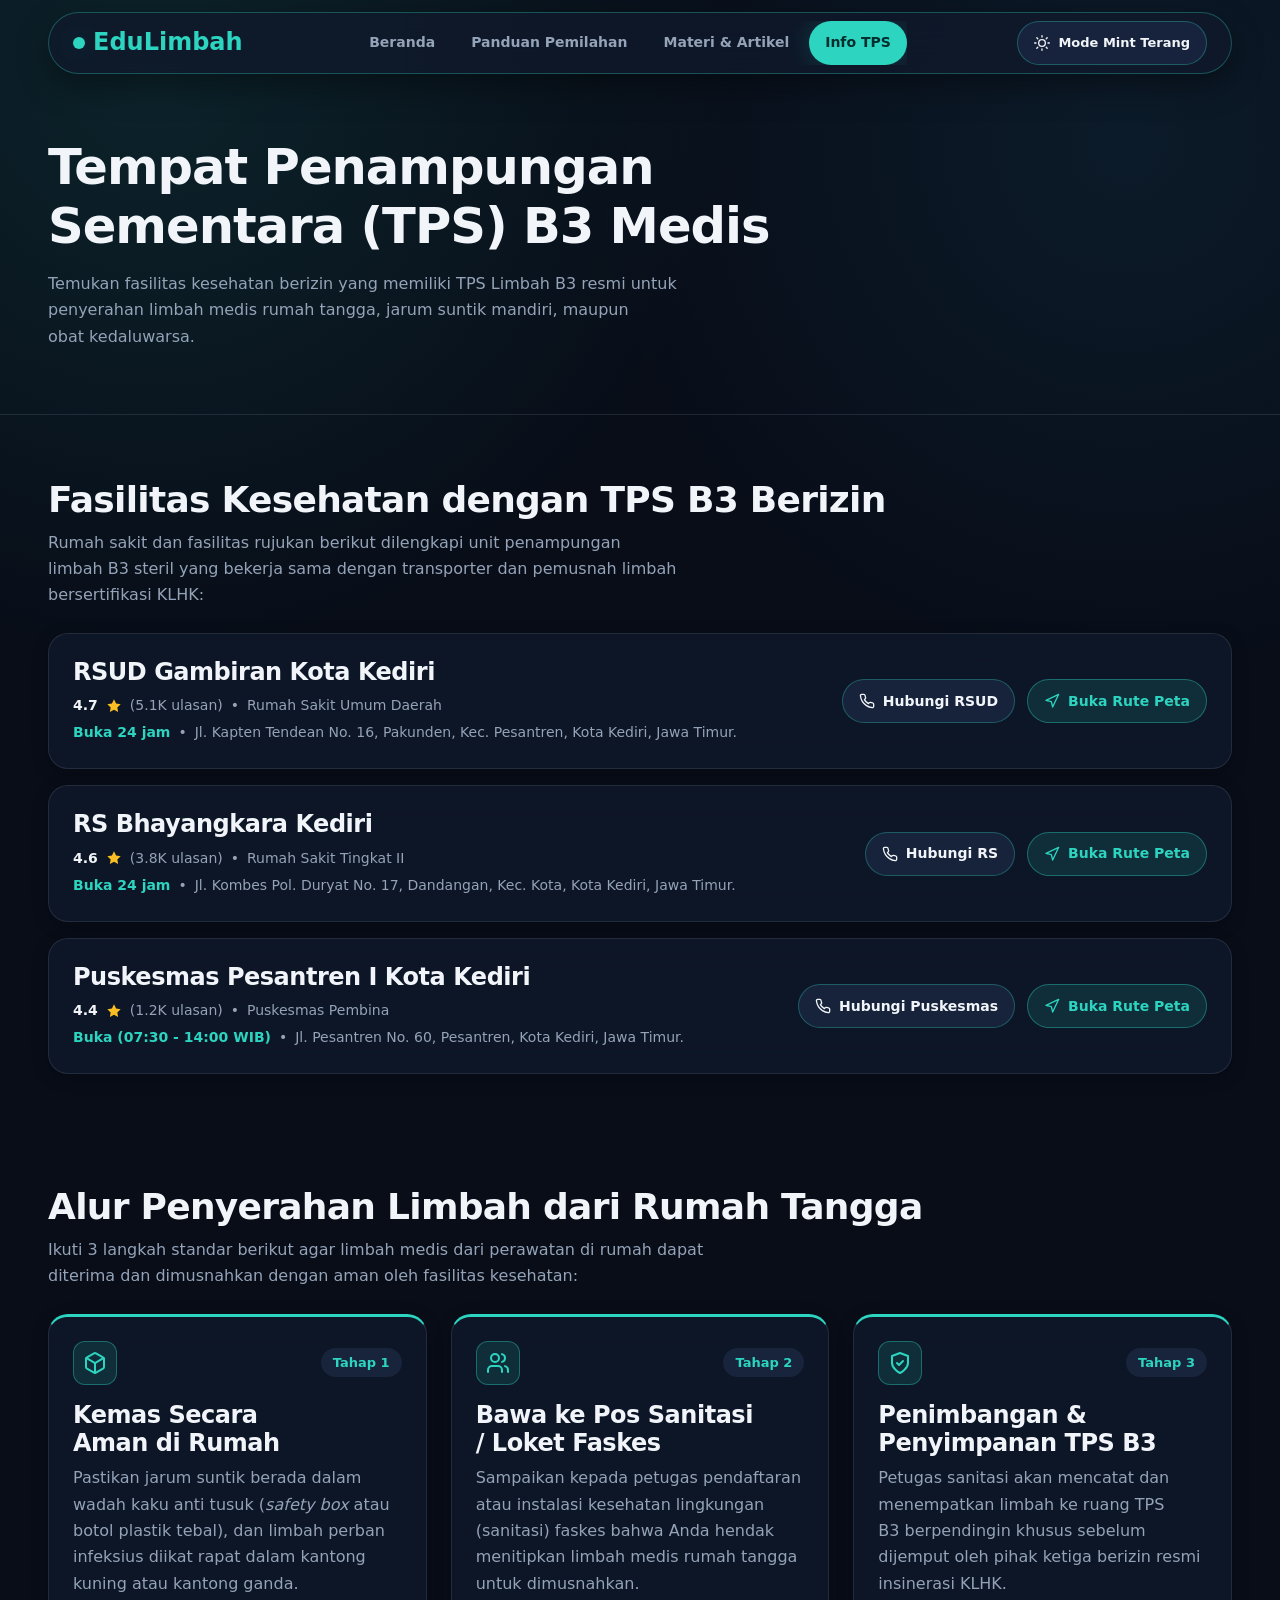
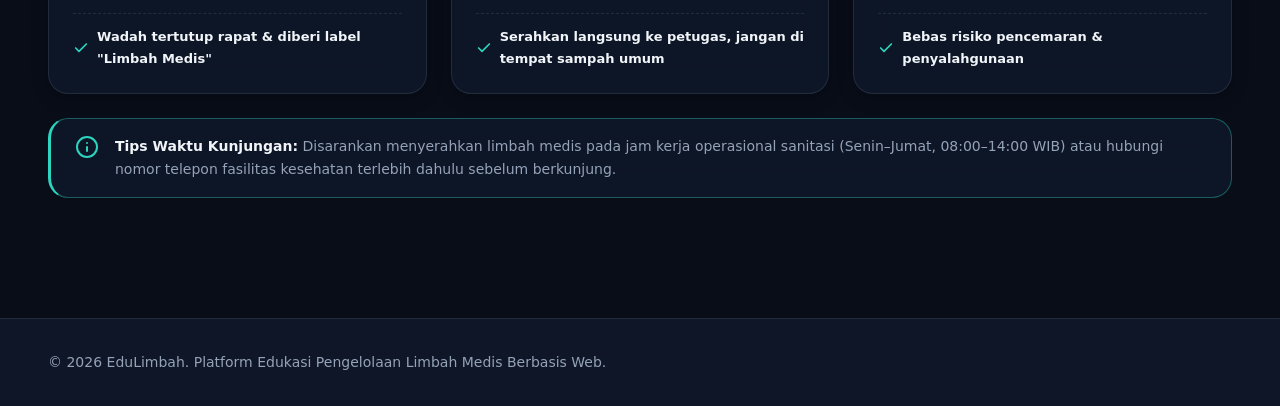
<file: info-tps.html>
<!DOCTYPE html>
<html lang="id">
<head>
  <meta charset="UTF-8">
  <meta name="viewport" content="width=device-width, initial-scale=1">
  <title>Info TPS B3 Medis - EduLimbah</title>
  <link rel="stylesheet" href="css/style.css">
  <script src="js/main.js" defer></script>
</head>
<body>
  <a href="#konten-utama" class="skip-link">Langsung ke konten utama</a>

  <!-- Header Navigasi -->
  <header class="site-header">
    <div class="container nav-inner">
      <a href="index.html" class="brand">
        <span class="brand-mark" aria-hidden="true"></span>
        <span>EduLimbah</span>
      </a>
      <nav class="nav-links" aria-label="Navigasi utama">
        <a href="index.html">Beranda</a>
        <a href="panduan.html">Panduan Pemilahan</a>
        <a href="materi.html">Materi & Artikel</a>
        <a href="info-tps.html" class="active" aria-current="page">Info TPS</a>
      </nav>
    </div>
  </header>

  <!-- Hero Banner -->
  <section class="hero">
    <div class="container">
      <h1>Tempat Penampungan Sementara (TPS) B3 Medis</h1>
      <p>Temukan fasilitas kesehatan berizin yang memiliki TPS Limbah B3 resmi untuk penyerahan limbah medis rumah tangga, jarum suntik mandiri, maupun obat kedaluwarsa.</p>
    </div>
  </section>

  <!-- Konten Utama -->
  <main id="konten-utama" class="container page-layout">
    
    <!-- Section 1: Direktori Fasilitas TPS B3 Berizin -->
    <section>
      <div class="tps-header">
        <h2>Fasilitas Kesehatan dengan TPS B3 Berizin</h2>
        <p>Rumah sakit dan fasilitas rujukan berikut dilengkapi unit penampungan limbah B3 steril yang bekerja sama dengan transporter dan pemusnah limbah bersertifikasi KLHK:</p>
      </div>

      <!-- Fasilitas 1: RSUD Gambiran -->
      <article class="facility-card">
        <div class="facility-info">
          <h3>RSUD Gambiran Kota Kediri</h3>
          
          <div class="facility-meta">
            <span class="rating-score">4.7</span>
            <svg class="star-icon" viewBox="0 0 24 24" fill="currentColor" aria-hidden="true">
              <path d="M12 2l3.09 6.26L22 9.27l-5 4.87 1.18 6.88L12 17.77l-6.18 3.25L7 14.14 2 9.27l6.91-1.01L12 2z"/>
            </svg>
            <span>(5.1K ulasan)</span>
            <span aria-hidden="true">•</span>
            <span>Rumah Sakit Umum Daerah</span>
          </div>
          
          <div class="facility-address">
            <span class="status-open">Buka 24 jam</span>
            <span aria-hidden="true">•</span>
            <span>Jl. Kapten Tendean No. 16, Pakunden, Kec. Pesantren, Kota Kediri, Jawa Timur.</span>
          </div>
        </div>

        <div class="facility-actions">
          <a href="tel:+623542891400" class="btn-action">
            <svg viewBox="0 0 24 24" fill="none" stroke="currentColor" stroke-width="2" stroke-linecap="round" stroke-linejoin="round" aria-hidden="true">
              <path d="M22 16.92v3a2 2 0 0 1-2.18 2 19.79 19.79 0 0 1-8.63-3.07 19.5 19.5 0 0 1-6-6 19.79 19.79 0 0 1-3.07-8.67A2 2 0 0 1 4.11 2h3a2 2 0 0 1 2 1.72 12.84 12.84 0 0 0 .7 2.81 2 2 0 0 1-.45 2.11L8.09 9.91a16 16 0 0 0 6 6l1.27-1.27a2 2 0 0 1 2.11-.45 12.84 12.84 0 0 0 2.81.7A2 2 0 0 1 22 16.92z"></path>
            </svg>
            <span>Hubungi RSUD</span>
          </a>
          <a href="https://www.google.com/maps/dir/?api=1&destination=RSUD+Gambiran+Kota+Kediri,+Jl.+Kapten+Tendean+No.+16,+Pakunden,+Kec.+Pesantren,+Kota+Kediri" target="_blank" rel="noopener noreferrer" class="btn-action btn-primary-outline">
            <svg viewBox="0 0 24 24" fill="none" stroke="currentColor" stroke-width="2" stroke-linecap="round" stroke-linejoin="round" aria-hidden="true">
              <polygon points="3 11 22 2 13 21 11 13 3 11"></polygon>
            </svg>
            <span>Buka Rute Peta</span>
          </a>
        </div>
      </article>

      <!-- Fasilitas 2: RS Bhayangkara Kediri -->
      <article class="facility-card">
        <div class="facility-info">
          <h3>RS Bhayangkara Kediri</h3>
          
          <div class="facility-meta">
            <span class="rating-score">4.6</span>
            <svg class="star-icon" viewBox="0 0 24 24" fill="currentColor" aria-hidden="true">
              <path d="M12 2l3.09 6.26L22 9.27l-5 4.87 1.18 6.88L12 17.77l-6.18 3.25L7 14.14 2 9.27l6.91-1.01L12 2z"/>
            </svg>
            <span>(3.8K ulasan)</span>
            <span aria-hidden="true">•</span>
            <span>Rumah Sakit Tingkat II</span>
          </div>
          
          <div class="facility-address">
            <span class="status-open">Buka 24 jam</span>
            <span aria-hidden="true">•</span>
            <span>Jl. Kombes Pol. Duryat No. 17, Dandangan, Kec. Kota, Kota Kediri, Jawa Timur.</span>
          </div>
        </div>

        <div class="facility-actions">
          <a href="tel:+62354671100" class="btn-action">
            <svg viewBox="0 0 24 24" fill="none" stroke="currentColor" stroke-width="2" stroke-linecap="round" stroke-linejoin="round" aria-hidden="true">
              <path d="M22 16.92v3a2 2 0 0 1-2.18 2 19.79 19.79 0 0 1-8.63-3.07 19.5 19.5 0 0 1-6-6 19.79 19.79 0 0 1-3.07-8.67A2 2 0 0 1 4.11 2h3a2 2 0 0 1 2 1.72 12.84 12.84 0 0 0 .7 2.81 2 2 0 0 1-.45 2.11L8.09 9.91a16 16 0 0 0 6 6l1.27-1.27a2 2 0 0 1 2.11-.45 12.84 12.84 0 0 0 2.81.7A2 2 0 0 1 22 16.92z"></path>
            </svg>
            <span>Hubungi RS</span>
          </a>
          <a href="https://www.google.com/maps/dir/?api=1&destination=RS+Bhayangkara+Kediri" target="_blank" rel="noopener noreferrer" class="btn-action btn-primary-outline">
            <svg viewBox="0 0 24 24" fill="none" stroke="currentColor" stroke-width="2" stroke-linecap="round" stroke-linejoin="round" aria-hidden="true">
              <polygon points="3 11 22 2 13 21 11 13 3 11"></polygon>
            </svg>
            <span>Buka Rute Peta</span>
          </a>
        </div>
      </article>

      <!-- Fasilitas 3: Puskesmas Pesantren 1 -->
      <article class="facility-card">
        <div class="facility-info">
          <h3>Puskesmas Pesantren I Kota Kediri</h3>
          
          <div class="facility-meta">
            <span class="rating-score">4.4</span>
            <svg class="star-icon" viewBox="0 0 24 24" fill="currentColor" aria-hidden="true">
              <path d="M12 2l3.09 6.26L22 9.27l-5 4.87 1.18 6.88L12 17.77l-6.18 3.25L7 14.14 2 9.27l6.91-1.01L12 2z"/>
            </svg>
            <span>(1.2K ulasan)</span>
            <span aria-hidden="true">•</span>
            <span>Puskesmas Pembina</span>
          </div>
          
          <div class="facility-address">
            <span class="status-open">Buka (07:30 - 14:00 WIB)</span>
            <span aria-hidden="true">•</span>
            <span>Jl. Pesantren No. 60, Pesantren, Kota Kediri, Jawa Timur.</span>
          </div>
        </div>

        <div class="facility-actions">
          <a href="tel:+62354689234" class="btn-action">
            <svg viewBox="0 0 24 24" fill="none" stroke="currentColor" stroke-width="2" stroke-linecap="round" stroke-linejoin="round" aria-hidden="true">
              <path d="M22 16.92v3a2 2 0 0 1-2.18 2 19.79 19.79 0 0 1-8.63-3.07 19.5 19.5 0 0 1-6-6 19.79 19.79 0 0 1-3.07-8.67A2 2 0 0 1 4.11 2h3a2 2 0 0 1 2 1.72 12.84 12.84 0 0 0 .7 2.81 2 2 0 0 1-.45 2.11L8.09 9.91a16 16 0 0 0 6 6l1.27-1.27a2 2 0 0 1 2.11-.45 12.84 12.84 0 0 0 2.81.7A2 2 0 0 1 22 16.92z"></path>
            </svg>
            <span>Hubungi Puskesmas</span>
          </a>
          <a href="https://www.google.com/maps/dir/?api=1&destination=Puskesmas+Pesantren+1+Kota+Kediri" target="_blank" rel="noopener noreferrer" class="btn-action btn-primary-outline">
            <svg viewBox="0 0 24 24" fill="none" stroke="currentColor" stroke-width="2" stroke-linecap="round" stroke-linejoin="round" aria-hidden="true">
              <polygon points="3 11 22 2 13 21 11 13 3 11"></polygon>
            </svg>
            <span>Buka Rute Peta</span>
          </a>
        </div>
      </article>

    </section>

    <!-- Section 2: Alur Penyerahan Limbah Medis Mandiri -->
    <section class="handover-section">
      <div class="tps-header">
        <h2>Alur Penyerahan Limbah dari Rumah Tangga</h2>
        <p>Ikuti 3 langkah standar berikut agar limbah medis dari perawatan di rumah dapat diterima dan dimusnahkan dengan aman oleh fasilitas kesehatan:</p>
      </div>
      
      <ol class="flow-grid">
        <li class="flow-card">
          <div class="flow-card-top">
            <div class="flow-icon-wrapper" aria-hidden="true">
              <svg viewBox="0 0 24 24" fill="none" stroke="currentColor" stroke-width="2" stroke-linecap="round" stroke-linejoin="round">
                <path d="M21 16V8a2 2 0 0 0-1-1.73l-7-4a2 2 0 0 0-2 0l-7 4A2 2 0 0 0 3 8v8a2 2 0 0 0 1 1.73l7 4a2 2 0 0 0 2 0l7-4A2 2 0 0 0 21 16z"></path>
                <polyline points="3.27 6.96 12 12.01 20.73 6.96"></polyline>
                <line x1="12" y1="22.08" x2="12" y2="12"></line>
              </svg>
            </div>
            <span class="flow-step-badge">Tahap 1</span>
          </div>
          <div class="flow-card-body">
            <h3>Kemas Secara Aman di Rumah</h3>
            <p>Pastikan jarum suntik berada dalam wadah kaku anti tusuk (<em>safety box</em> atau botol plastik tebal), dan limbah perban infeksius diikat rapat dalam kantong kuning atau kantong ganda.</p>
          </div>
          <div class="flow-card-check">
            <svg viewBox="0 0 24 24" fill="none" stroke="currentColor" stroke-width="2.5" stroke-linecap="round" stroke-linejoin="round" aria-hidden="true">
              <polyline points="20 6 9 17 4 12"></polyline>
            </svg>
            <span>Wadah tertutup rapat & diberi label "Limbah Medis"</span>
          </div>
        </li>

        <li class="flow-card">
          <div class="flow-card-top">
            <div class="flow-icon-wrapper" aria-hidden="true">
              <svg viewBox="0 0 24 24" fill="none" stroke="currentColor" stroke-width="2" stroke-linecap="round" stroke-linejoin="round">
                <path d="M16 21v-2a4 4 0 0 0-4-4H6a4 4 0 0 0-4 4v2"></path>
                <circle cx="9" cy="7" r="4"></circle>
                <path d="M22 21v-2a4 4 0 0 0-3-3.87"></path>
                <path d="M16 3.13a4 4 0 0 1 0 7.75"></path>
              </svg>
            </div>
            <span class="flow-step-badge">Tahap 2</span>
          </div>
          <div class="flow-card-body">
            <h3>Bawa ke Pos Sanitasi / Loket Faskes</h3>
            <p>Sampaikan kepada petugas pendaftaran atau instalasi kesehatan lingkungan (sanitasi) faskes bahwa Anda hendak menitipkan limbah medis rumah tangga untuk dimusnahkan.</p>
          </div>
          <div class="flow-card-check">
            <svg viewBox="0 0 24 24" fill="none" stroke="currentColor" stroke-width="2.5" stroke-linecap="round" stroke-linejoin="round" aria-hidden="true">
              <polyline points="20 6 9 17 4 12"></polyline>
            </svg>
            <span>Serahkan langsung ke petugas, jangan di tempat sampah umum</span>
          </div>
        </li>

        <li class="flow-card">
          <div class="flow-card-top">
            <div class="flow-icon-wrapper" aria-hidden="true">
              <svg viewBox="0 0 24 24" fill="none" stroke="currentColor" stroke-width="2" stroke-linecap="round" stroke-linejoin="round">
                <path d="M12 22s8-4 8-10V5l-8-3-8 3v7c0 6 8 10 8 10z"></path>
                <path d="m9 12 2 2 4-4"></path>
              </svg>
            </div>
            <span class="flow-step-badge">Tahap 3</span>
          </div>
          <div class="flow-card-body">
            <h3>Penimbangan & Penyimpanan TPS B3</h3>
            <p>Petugas sanitasi akan mencatat dan menempatkan limbah ke ruang TPS B3 berpendingin khusus sebelum dijemput oleh pihak ketiga berizin resmi insinerasi KLHK.</p>
          </div>
          <div class="flow-card-check">
            <svg viewBox="0 0 24 24" fill="none" stroke="currentColor" stroke-width="2.5" stroke-linecap="round" stroke-linejoin="round" aria-hidden="true">
              <polyline points="20 6 9 17 4 12"></polyline>
            </svg>
            <span>Bebas risiko pencemaran & penyalahgunaan</span>
          </div>
        </li>
      </ol>

      <div class="handover-note">
        <div class="handover-note-icon" aria-hidden="true">
          <svg viewBox="0 0 24 24" fill="none" stroke="currentColor" stroke-width="2" stroke-linecap="round" stroke-linejoin="round">
            <circle cx="12" cy="12" r="10"></circle>
            <line x1="12" y1="16" x2="12" y2="12"></line>
            <line x1="12" y1="8" x2="12.01" y2="8"></line>
          </svg>
        </div>
        <div class="handover-note-text">
          <strong>Tips Waktu Kunjungan:</strong> Disarankan menyerahkan limbah medis pada jam kerja operasional sanitasi (Senin–Jumat, 08:00–14:00 WIB) atau hubungi nomor telepon fasilitas kesehatan terlebih dahulu sebelum berkunjung.
        </div>
      </div>
    </section>

  </main>

  <!-- Footer -->
  <footer class="site-footer">
    <div class="container">
      <p>&copy; 2026 EduLimbah. Platform Edukasi Pengelolaan Limbah Medis Berbasis Web.</p>
    </div>
  </footer>

</body>
</html>
</file>
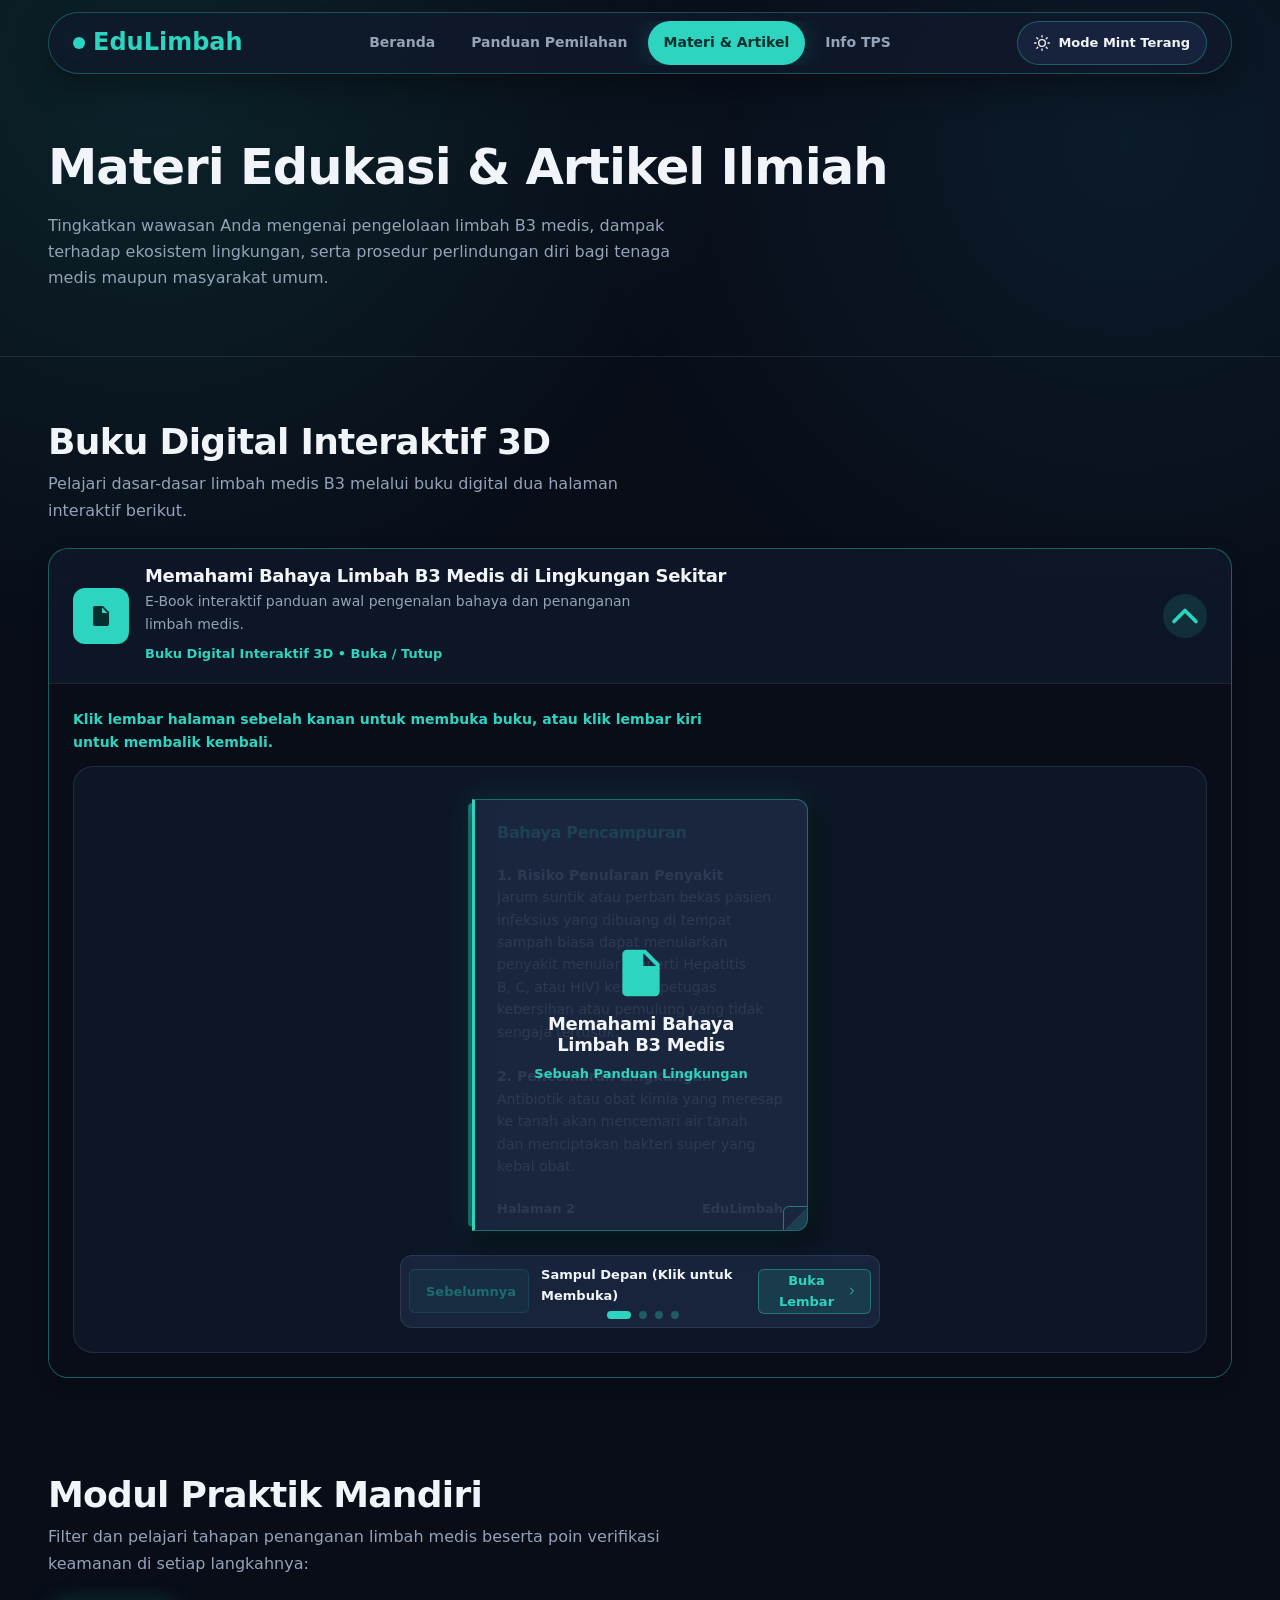
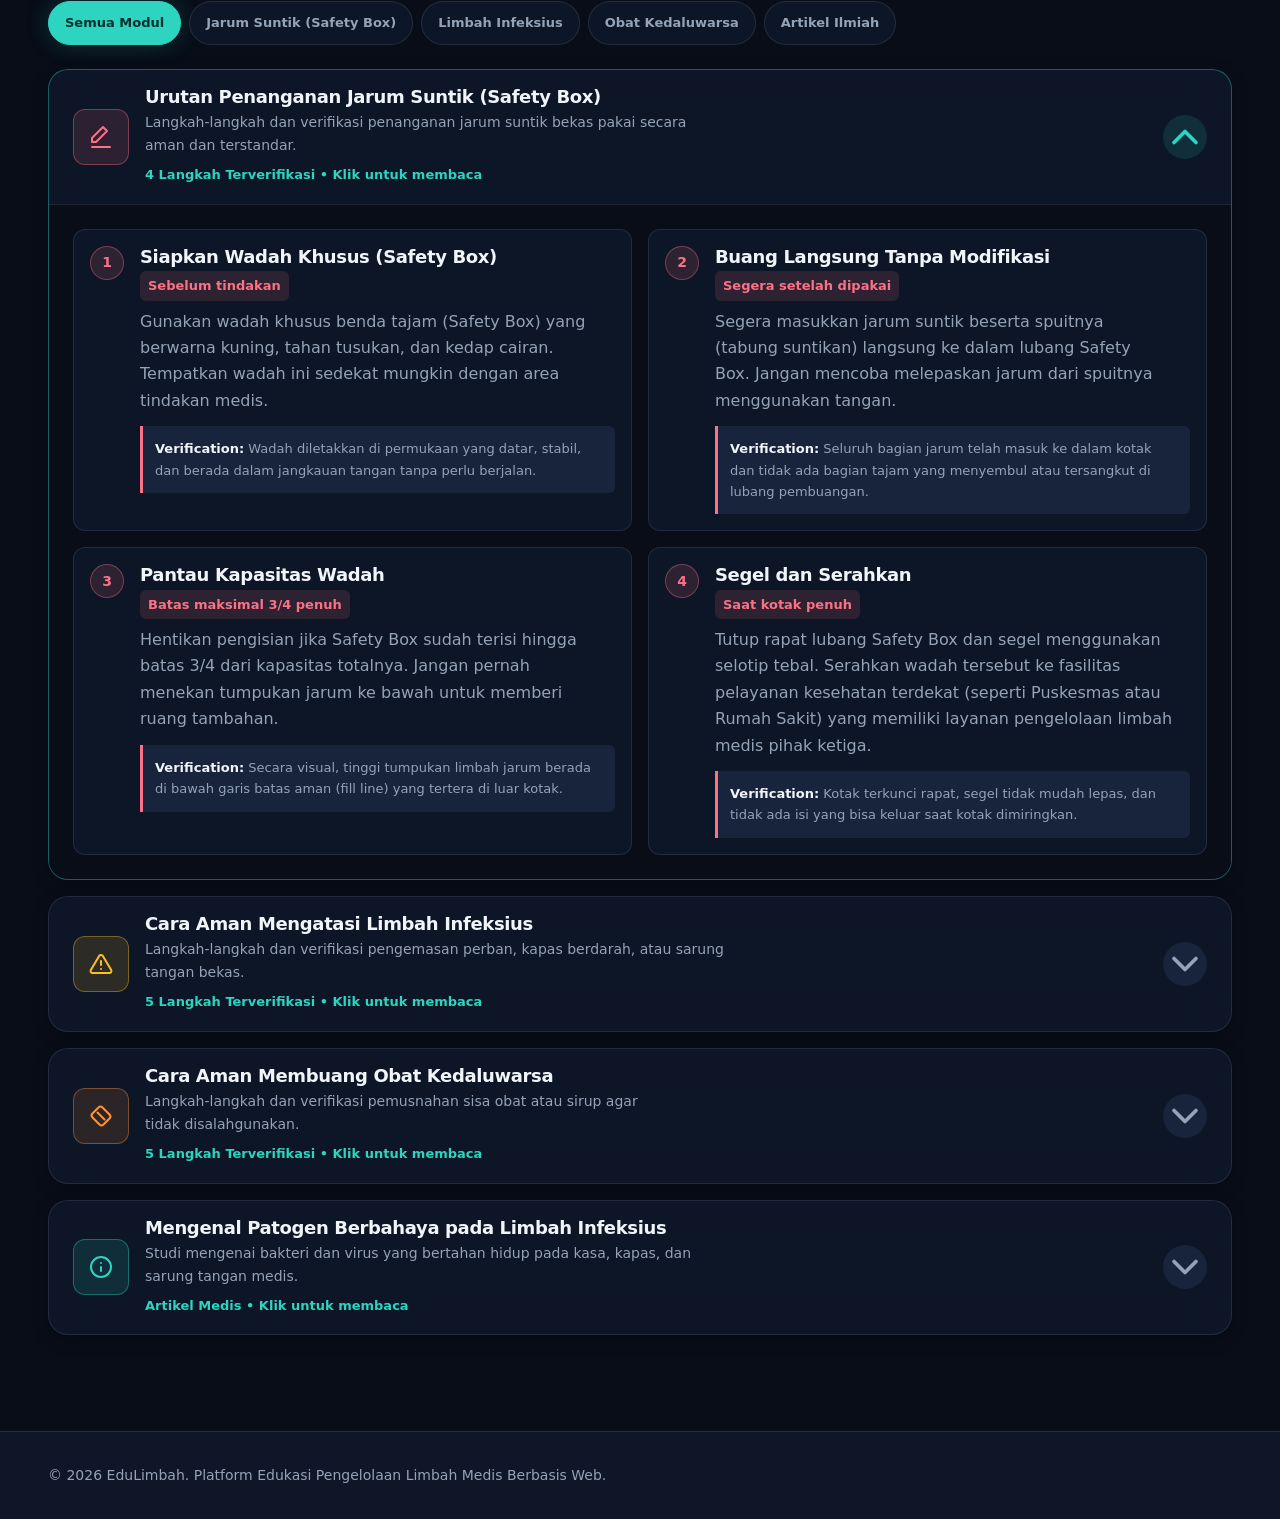
<file: materi.html>
<!DOCTYPE html>
<html lang="id">
<head>
  <meta charset="UTF-8">
  <meta name="viewport" content="width=device-width, initial-scale=1">
  <title>Materi & Artikel - EduLimbah</title>
  <link rel="stylesheet" href="css/style.css">
  <link rel="stylesheet" href="css/flipbook.css">
  <script src="js/main.js" defer></script>
  <script src="js/flipbook.js" defer></script>
</head>
<body>
  <a href="#konten-utama" class="skip-link">Langsung ke konten utama</a>

  <!-- Header Navigasi Melayang (Floating Glass Dock) -->
  <header class="site-header">
    <div class="container nav-inner">
      <a href="index.html" class="brand">
        <span class="brand-mark" aria-hidden="true"></span>
        <span>EduLimbah</span>
      </a>
      <nav class="nav-links" aria-label="Navigasi utama">
        <a href="index.html">Beranda</a>
        <a href="panduan.html">Panduan Pemilahan</a>
        <a href="materi.html" class="active" aria-current="page">Materi & Artikel</a>
        <a href="info-tps.html">Info TPS</a>
      </nav>
    </div>
  </header>

  <!-- Hero Banner -->
  <section class="hero">
    <div class="container">
      <h1>Materi Edukasi & Artikel Ilmiah</h1>
      <p>Tingkatkan wawasan Anda mengenai pengelolaan limbah B3 medis, dampak terhadap ekosistem lingkungan, serta prosedur perlindungan diri bagi tenaga medis maupun masyarakat umum.</p>
    </div>
  </section>

  <!-- Konten Utama -->
  <main id="konten-utama" class="container page-layout">
    
    <!-- Section 1: E-Book Digital Flipbook -->
    <section>
      <div class="tps-header">
        <h2>Buku Digital Interaktif 3D</h2>
        <p>Pelajari dasar-dasar limbah medis B3 melalui buku digital dua halaman interaktif berikut.</p>
      </div>
      
      <details class="expandable-card" id="flipbookWrapper" open>
        <summary class="expandable-summary">
          <div class="article-thumb thumb-primary">
            <svg viewBox="0 0 24 24" fill="currentColor" aria-hidden="true">
              <path d="M14 2H6a2 2 0 0 0-2 2v16a2 2 0 0 0 2 2h12a2 2 0 0 0 2-2V8l-6-6zM13 9V3.5L18.5 9H13z"/>
            </svg>
          </div>
          <div class="article-content">
            <h3>Memahami Bahaya Limbah B3 Medis di Lingkungan Sekitar</h3>
            <p>E-Book interaktif panduan awal pengenalan bahaya dan penanganan limbah medis.</p>
            <span class="article-meta">Buku Digital Interaktif 3D • Buka / Tutup</span>
          </div>
          <div class="expand-icon" aria-hidden="true">
            <svg viewBox="0 0 24 24" fill="none" stroke="currentColor" stroke-width="2" stroke-linecap="round" stroke-linejoin="round">
              <polyline points="6 9 12 15 18 9"></polyline>
            </svg>
          </div>
        </summary>
        
        <div class="expandable-content">
          <p class="flipbook-hint">
            Klik lembar halaman sebelah kanan untuk membuka buku, atau klik lembar kiri untuk membalik kembali.
          </p>
          
          <div class="flipbook-container">
            <div id="demoBook" class="flip-book">
              <!-- Halaman Cover -->
              <div class="page cover">
                <div class="page-content page-content-centered">
                  <svg class="cover-icon" viewBox="0 0 24 24" fill="currentColor" aria-hidden="true">
                    <path d="M14 2H6a2 2 0 0 0-2 2v16a2 2 0 0 0 2 2h12a2 2 0 0 0 2-2V8l-6-6zM13 9V3.5L18.5 9H13z"/>
                  </svg>
                  <h2 class="cover-title">Memahami Bahaya Limbah B3 Medis</h2>
                  <p class="cover-subtitle">Sebuah Panduan Lingkungan</p>
                </div>
              </div>
              
              <!-- Halaman 1 -->
              <div class="page">
                <div class="page-content">
                  <div>
                    <h3 class="page-title">Apa itu Limbah Medis B3?</h3>
                    <p class="page-text">
                      Limbah B3 (Bahan Berbahaya dan Beracun) Medis adalah segala jenis sampah yang dihasilkan dari kegiatan medis, perawatan gigi, farmasi, atau sejenisnya, yang dapat membahayakan kesehatan manusia dan lingkungan.
                      <br><br>
                      Limbah ini tidak sama dengan sampah dapur. Jika sampah dapur bisa membusuk, limbah medis seringkali mengandung bakteri mematikan atau bahan kimia reaktif.
                    </p>
                  </div>
                  <div class="page-number"><span>Halaman 1</span><span>EduLimbah</span></div>
                </div>
              </div>

              <!-- Halaman 2 -->
              <div class="page">
                <div class="page-content">
                  <div>
                    <h3 class="page-title">Bahaya Pencampuran</h3>
                    <p class="page-text">
                      <strong>1. Risiko Penularan Penyakit</strong><br>
                      Jarum suntik atau perban bekas pasien infeksius yang dibuang di tempat sampah biasa dapat menularkan penyakit menular (seperti Hepatitis B, C, atau HIV) kepada petugas kebersihan atau pemulung yang tidak sengaja tertusuk.
                      <br><br>
                      <strong>2. Pencemaran Lingkungan</strong><br>
                      Antibiotik atau obat kimia yang meresap ke tanah akan mencemari air tanah dan menciptakan bakteri super yang kebal obat.
                    </p>
                  </div>
                  <div class="page-number"><span>Halaman 2</span><span>EduLimbah</span></div>
                </div>
              </div>

              <!-- Halaman Penutup -->
              <div class="page">
                <div class="page-content page-content-centered">
                  <div>
                    <h3 class="page-title page-title-plain">Kesimpulan</h3>
                    <p class="page-text">
                      Oleh karena itu, sangat penting untuk memisahkan limbah medis dari sampah rumah tangga biasa sejak dari rumah Anda.
                    </p>
                  </div>
                  <div class="page-number"><span>Halaman 4</span><span>EduLimbah</span></div>
                </div>
              </div>
            </div>
          </div>
        </div>
      </details>
    </section>

    <!-- Section 2: Artikel & Modul Praktik Mandiri -->
    <section>
      <div class="tps-header">
        <h2>Modul Praktik Mandiri</h2>
        <p>Filter dan pelajari tahapan penanganan limbah medis beserta poin verifikasi keamanan di setiap langkahnya:</p>
      </div>

      <!-- Filter Tab Interaktif -->
      <div class="module-filter-bar" role="toolbar" aria-label="Filter modul praktik">
        <button type="button" class="filter-tab-btn active" data-filter="all">Semua Modul</button>
        <button type="button" class="filter-tab-btn" data-filter="tajam">Jarum Suntik (Safety Box)</button>
        <button type="button" class="filter-tab-btn" data-filter="infeksius">Limbah Infeksius</button>
        <button type="button" class="filter-tab-btn" data-filter="obat">Obat Kedaluwarsa</button>
        <button type="button" class="filter-tab-btn" data-filter="artikel">Artikel Ilmiah</button>
      </div>

      <div class="article-list">
        
        <!-- Artikel 1: Jarum Suntik -->
        <details class="expandable-card" data-category="tajam" open>
          <summary class="expandable-summary">
            <div class="article-thumb thumb-red">
              <svg viewBox="0 0 24 24" fill="none" stroke="currentColor" stroke-width="2" stroke-linecap="round" stroke-linejoin="round" aria-hidden="true">
                <polygon points="14 2 18 6 7 17 3 17 3 13 14 2"></polygon>
                <line x1="3" y1="22" x2="21" y2="22"></line>
              </svg>
            </div>
            <div class="article-content">
              <h3>Urutan Penanganan Jarum Suntik (Safety Box)</h3>
              <p>Langkah-langkah dan verifikasi penanganan jarum suntik bekas pakai secara aman dan terstandar.</p>
              <span class="article-meta">4 Langkah Terverifikasi • Klik untuk membaca</span>
            </div>
            <div class="expand-icon" aria-hidden="true">
              <svg viewBox="0 0 24 24" fill="none" stroke="currentColor" stroke-width="2" stroke-linecap="round" stroke-linejoin="round">
                <polyline points="6 9 12 15 18 9"></polyline>
              </svg>
            </div>
          </summary>
          
          <div class="expandable-content">
            <ol class="step-list step-list-red">
              <li class="step-item">
                <div class="step-number">1</div>
                <div class="step-content">
                  <h4>Siapkan Wadah Khusus (Safety Box)</h4>
                  <span class="step-timing">Sebelum tindakan</span>
                  <p>Gunakan wadah khusus benda tajam (Safety Box) yang berwarna kuning, tahan tusukan, dan kedap cairan. Tempatkan wadah ini sedekat mungkin dengan area tindakan medis.</p>
                  <div class="step-verification">
                    <strong>Verification:</strong> Wadah diletakkan di permukaan yang datar, stabil, dan berada dalam jangkauan tangan tanpa perlu berjalan.
                  </div>
                </div>
              </li>
              <li class="step-item">
                <div class="step-number">2</div>
                <div class="step-content">
                  <h4>Buang Langsung Tanpa Modifikasi</h4>
                  <span class="step-timing">Segera setelah dipakai</span>
                  <p>Segera masukkan jarum suntik beserta spuitnya (tabung suntikan) langsung ke dalam lubang Safety Box. Jangan mencoba melepaskan jarum dari spuitnya menggunakan tangan.</p>
                  <div class="step-verification">
                    <strong>Verification:</strong> Seluruh bagian jarum telah masuk ke dalam kotak dan tidak ada bagian tajam yang menyembul atau tersangkut di lubang pembuangan.
                  </div>
                </div>
              </li>
              <li class="step-item">
                <div class="step-number">3</div>
                <div class="step-content">
                  <h4>Pantau Kapasitas Wadah</h4>
                  <span class="step-timing">Batas maksimal 3/4 penuh</span>
                  <p>Hentikan pengisian jika Safety Box sudah terisi hingga batas 3/4 dari kapasitas totalnya. Jangan pernah menekan tumpukan jarum ke bawah untuk memberi ruang tambahan.</p>
                  <div class="step-verification">
                    <strong>Verification:</strong> Secara visual, tinggi tumpukan limbah jarum berada di bawah garis batas aman (fill line) yang tertera di luar kotak.
                  </div>
                </div>
              </li>
              <li class="step-item">
                <div class="step-number">4</div>
                <div class="step-content">
                  <h4>Segel dan Serahkan</h4>
                  <span class="step-timing">Saat kotak penuh</span>
                  <p>Tutup rapat lubang Safety Box dan segel menggunakan selotip tebal. Serahkan wadah tersebut ke fasilitas pelayanan kesehatan terdekat (seperti Puskesmas atau Rumah Sakit) yang memiliki layanan pengelolaan limbah medis pihak ketiga.</p>
                  <div class="step-verification">
                    <strong>Verification:</strong> Kotak terkunci rapat, segel tidak mudah lepas, dan tidak ada isi yang bisa keluar saat kotak dimiringkan.
                  </div>
                </div>
              </li>
            </ol>
          </div>
        </details>

        <!-- Artikel 2: Limbah Infeksius -->
        <details class="expandable-card" data-category="infeksius">
          <summary class="expandable-summary">
            <div class="article-thumb thumb-yellow">
              <svg viewBox="0 0 24 24" fill="none" stroke="currentColor" stroke-width="2" stroke-linecap="round" stroke-linejoin="round" aria-hidden="true">
                <path d="M10.29 3.86L1.82 18a2 2 0 0 0 1.71 3h16.94a2 2 0 0 0 1.71-3L13.71 3.86a2 2 0 0 0-3.42 0z"/>
                <line x1="12" y1="9" x2="12" y2="13"/>
                <line x1="12" y1="17" x2="12.01" y2="17"/>
              </svg>
            </div>
            <div class="article-content">
              <h3>Cara Aman Mengatasi Limbah Infeksius</h3>
              <p>Langkah-langkah dan verifikasi pengemasan perban, kapas berdarah, atau sarung tangan bekas.</p>
              <span class="article-meta">5 Langkah Terverifikasi • Klik untuk membaca</span>
            </div>
            <div class="expand-icon" aria-hidden="true">
              <svg viewBox="0 0 24 24" fill="none" stroke="currentColor" stroke-width="2" stroke-linecap="round" stroke-linejoin="round">
                <polyline points="6 9 12 15 18 9"></polyline>
              </svg>
            </div>
          </summary>
          
          <div class="expandable-content">
            <ol class="step-list step-list-yellow">
              <li class="step-item">
                <div class="step-number">1</div>
                <div class="step-content">
                  <h4>Gunakan Alat Pelindung Diri (APD)</h4>
                  <span class="step-timing">Sebelum menyentuh limbah</span>
                  <p>Selalu kenakan sarung tangan karet atau plastik (sekali pakai) dan masker saat menangani limbah yang terkena darah atau cairan tubuh (seperti perban, kapas luka, atau popok pasien infeksius).</p>
                  <div class="step-verification">
                    <strong>Verification:</strong> Tangan tertutup sarung tangan utuh (tidak sobek) dan masker terpasang menutupi hidung serta dagu.
                  </div>
                </div>
              </li>
              <li class="step-item">
                <div class="step-number">2</div>
                <div class="step-content">
                  <h4>Siapkan Kantong Plastik Kuning (Atau Kantong Ganda)</h4>
                  <span class="step-timing">Pemilahan di sumber</span>
                  <p>Masukkan limbah tersebut ke dalam kantong plastik berwarna kuning. Jika tidak ada kantong kuning, gunakan plastik tebal biasa yang dilapisi dua lapis (<em>double bag</em>) untuk mencegah kebocoran.</p>
                  <div class="step-verification">
                    <strong>Verification:</strong> Kantong tidak berlubang, tidak dicampur sampah dapur, dan hanya berisi limbah infeksius non-tajam.
                  </div>
                </div>
              </li>
              <li class="step-item">
                <div class="step-number">3</div>
                <div class="step-content">
                  <h4>Berikan Cairan Disinfektan</h4>
                  <span class="step-timing">Sebelum kantong ditutup</span>
                  <p>Untuk perawatan pasien di rumah, semprotkan cairan pemutih pakaian (klorin 0,5%) yang sudah diencerkan ke permukaan limbah di dalam kantong untuk menekan pertumbuhan patogen.</p>
                  <div class="step-verification">
                    <strong>Verification:</strong> Permukaan kasa/kapas tampak lembap terpapar disinfektan tanpa membuat cairan menggenang di dasar plastik.
                  </div>
                </div>
              </li>
              <li class="step-item">
                <div class="step-number">4</div>
                <div class="step-content">
                  <h4>Ikat Rapat Metode "Leher Angsa"</h4>
                  <span class="step-timing">Saat terisi maksimal 3/4</span>
                  <p>Jangan membuang udara dari dalam plastik dengan cara menekannya kuat-kuat agar aerosol kuman tidak menyembur. Pelintir ujung plastik, lipat ke bawah (leher angsa), lalu ikat kuat atau lakban.</p>
                  <div class="step-verification">
                    <strong>Verification:</strong> Ikatan kantong rapat sempurna dan tidak ada celah udara maupun rembesan cairan saat kantong diangkat.
                  </div>
                </div>
              </li>
              <li class="step-item">
                <div class="step-number">5</div>
                <div class="step-content">
                  <h4>Lepas APD & Cuci Tangan Pakai Sabun</h4>
                  <span class="step-timing">Segera setelah pengemasan</span>
                  <p>Lepaskan sarung tangan dengan teknik terbalik (bagian luar berada di dalam), masukkan ke kantong limbah, lalu segera cuci tangan menggunakan sabun dan air mengalir minimal 20 detik.</p>
                  <div class="step-verification">
                    <strong>Verification:</strong> Telapak, punggung tangan, dan sela jari telah dicuci bersih dengan sabun antiseptik dan dikeringkan.
                  </div>
                </div>
              </li>
            </ol>
          </div>
        </details>

        <!-- Artikel 3: Obat Kedaluwarsa -->
        <details class="expandable-card" data-category="obat">
          <summary class="expandable-summary">
            <div class="article-thumb thumb-brown">
              <svg viewBox="0 0 24 24" fill="none" stroke="currentColor" stroke-width="2" stroke-linecap="round" stroke-linejoin="round" aria-hidden="true">
                <path d="M10.5 20.5L3.5 13.5A2.83 2.83 0 0 1 3.5 9.5L9.5 3.5A2.83 2.83 0 0 1 13.5 3.5L20.5 10.5A2.83 2.83 0 0 1 20.5 14.5L14.5 20.5A2.83 2.83 0 0 1 10.5 20.5Z"/>
                <path d="M8.5 8.5L15.5 15.5"/>
              </svg>
            </div>
            <div class="article-content">
              <h3>Cara Aman Membuang Obat Kedaluwarsa</h3>
              <p>Langkah-langkah dan verifikasi pemusnahan sisa obat atau sirup agar tidak disalahgunakan.</p>
              <span class="article-meta">5 Langkah Terverifikasi • Klik untuk membaca</span>
            </div>
            <div class="expand-icon" aria-hidden="true">
              <svg viewBox="0 0 24 24" fill="none" stroke="currentColor" stroke-width="2" stroke-linecap="round" stroke-linejoin="round">
                <polyline points="6 9 12 15 18 9"></polyline>
              </svg>
            </div>
          </summary>
          
          <div class="expandable-content">
            <ol class="step-list step-list-brown">
              <li class="step-item">
                <div class="step-number">1</div>
                <div class="step-content">
                  <h4>Keluarkan Obat dari Kemasan Asli</h4>
                  <span class="step-timing">Tahap persiapan</span>
                  <p>Keluarkan semua pil, tablet, atau kapsul dari kemasan aslinya (blister, strip, atau botol). Jangan membuang obat utuh beserta kemasannya secara langsung.</p>
                  <div class="step-verification">
                    <strong>Verification:</strong> Seluruh butir tablet/isi kapsul telah terpisah dari strip blister dan siap diolah.
                  </div>
                </div>
              </li>
              <li class="step-item">
                <div class="step-number">2</div>
                <div class="step-content">
                  <h4>Ubah Bentuk Fisik Obat</h4>
                  <span class="step-timing">Proses perusakan bentuk</span>
                  <p>Gerus pil atau tablet hingga hancur menjadi bubuk. Untuk obat cair (sirup), encerkan dengan air di dalam wadah khusus; jangan membuang antibiotik/obat cair langsung ke wastafel atau kloset.</p>
                  <div class="step-verification">
                    <strong>Verification:</strong> Tidak ada lagi butiran pil/kapsul yang utuh atau dapat dikenali bentuk aslinya.
                  </div>
                </div>
              </li>
              <li class="step-item">
                <div class="step-number">3</div>
                <div class="step-content">
                  <h4>Campur dengan Bahan Penyamaran</h4>
                  <span class="step-timing">Pencegahan konsumsi ulang</span>
                  <p>Campurkan bubuk atau cairan obat dengan bahan yang tidak menarik seperti tanah, ampas kopi bekas, atau pasir kotor agar tidak dikonsumsi anak-anak, hewan liar, atau dipungut kembali.</p>
                  <div class="step-verification">
                    <strong>Verification:</strong> Bubuk/cairan obat telah menyatu rata dengan tanah atau ampas kopi dan bertekstur keruh/kotor.
                  </div>
                </div>
              </li>
              <li class="step-item">
                <div class="step-number">4</div>
                <div class="step-content">
                  <h4>Masukkan ke Wadah Kedap & Segel</h4>
                  <span class="step-timing">Pengemasan akhir</span>
                  <p>Masukkan campuran tersebut ke dalam kantong plastik cokelat/hitam tebal yang diikat kuat (<em>sealable bag</em>) atau botol plastik tertutup rapat agar cairan tidak merembes ke lingkungan.</p>
                  <div class="step-verification">
                    <strong>Verification:</strong> Wadah tertutup kedap, tidak bocor saat ditekan, dan siap dibuang atau diserahkan ke faskes.
                  </div>
                </div>
              </li>
              <li class="step-item">
                <div class="step-number">5</div>
                <div class="step-content">
                  <h4>Rusak Kemasan & Hilangkan Identitas Pasien</h4>
                  <span class="step-timing">Perlindungan privasi & anti-pemalsuan</span>
                  <p>Gunting strip blister atau kardus obat hingga terbelah, serta coret/kelupas label nama pasien dan resep dokter pada botol kosong sebelum membuangnya ke sampah domestik (kantong hitam).</p>
                  <div class="step-verification">
                    <strong>Verification:</strong> Nama pasien pada etiket tidak terbaca lagi dan kemasan kardus/strip telah digunting rusak.
                  </div>
                </div>
              </li>
            </ol>
          </div>
        </details>

        <!-- Artikel 4: Patogen Infeksius -->
        <details class="expandable-card" data-category="artikel">
          <summary class="expandable-summary">
            <div class="article-thumb">
              <svg viewBox="0 0 24 24" fill="none" stroke="currentColor" stroke-width="2" stroke-linecap="round" stroke-linejoin="round" aria-hidden="true">
                <circle cx="12" cy="12" r="10"></circle>
                <line x1="12" y1="16" x2="12" y2="12"></line>
                <line x1="12" y1="8" x2="12.01" y2="8"></line>
              </svg>
            </div>
            <div class="article-content">
              <h3>Mengenal Patogen Berbahaya pada Limbah Infeksius</h3>
              <p>Studi mengenai bakteri dan virus yang bertahan hidup pada kasa, kapas, dan sarung tangan medis.</p>
              <span class="article-meta">Artikel Medis • Klik untuk membaca</span>
            </div>
            <div class="expand-icon" aria-hidden="true">
              <svg viewBox="0 0 24 24" fill="none" stroke="currentColor" stroke-width="2" stroke-linecap="round" stroke-linejoin="round">
                <polyline points="6 9 12 15 18 9"></polyline>
              </svg>
            </div>
          </summary>
          
          <div class="expandable-content">
            <p>
              Limbah infeksius dapat menjadi reservoir berbagai mikroorganisme berbahaya, seperti <em>Staphylococcus aureus</em>, <em>Mycobacterium tuberculosis</em>, virus Hepatitis B & C, serta HIV. Virus Hepatitis B terbukti dapat bertahan di lingkungan kering pada suhu kamar selama lebih dari satu minggu. Penggunaan kantong kuning standar dan sterilisasi autoklaf/insinerator suhu tinggi mutlak diperlukan sebelum dibuang ke landfill.
            </p>
          </div>
        </details>

      </div>
    </section>

  </main>

  <!-- Footer -->
  <footer class="site-footer">
    <div class="container">
      <p>&copy; 2026 EduLimbah. Platform Edukasi Pengelolaan Limbah Medis Berbasis Web.</p>
    </div>
  </footer>

</body>
</html>
</file>
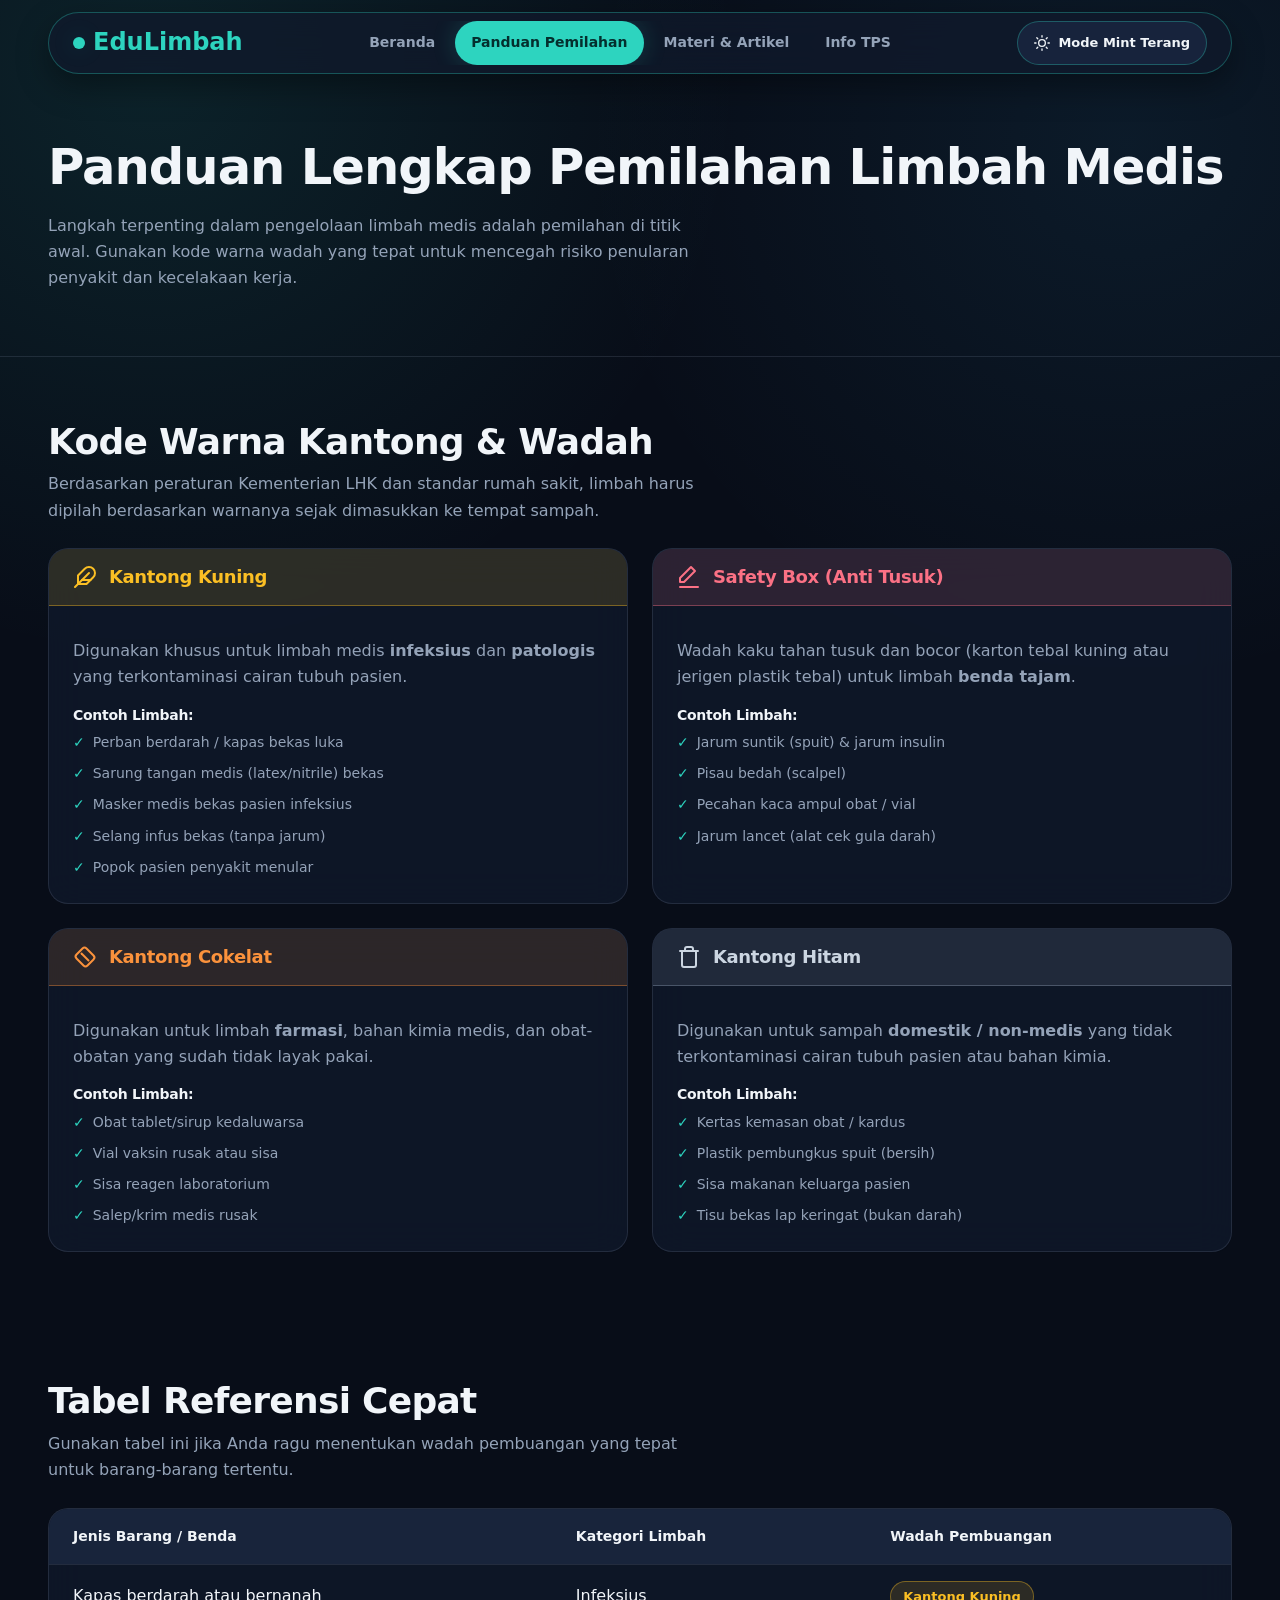
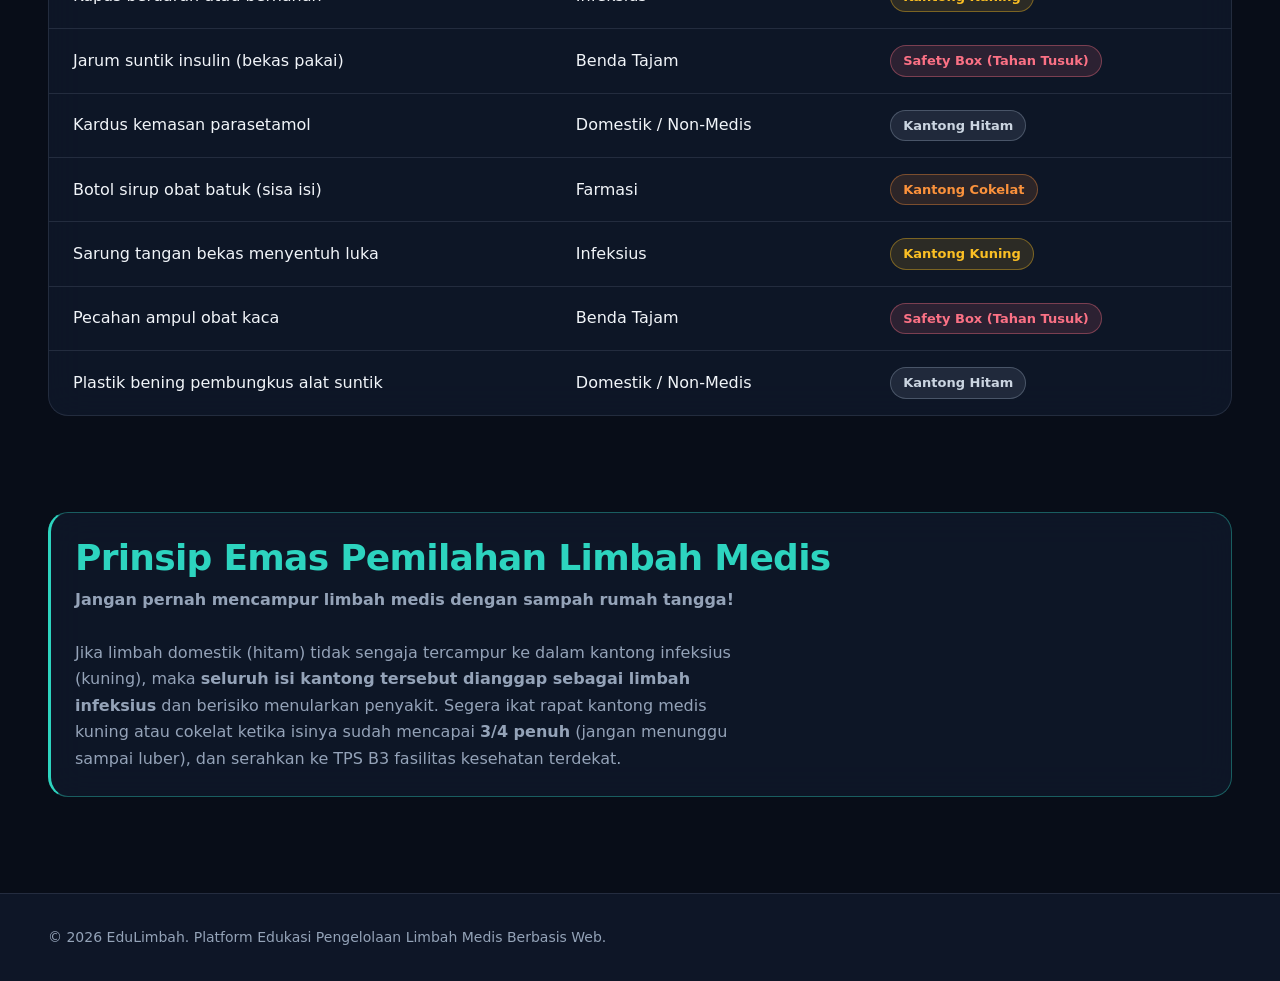
<file: panduan.html>
<!DOCTYPE html>
<html lang="id">
<head>
  <meta charset="UTF-8">
  <meta name="viewport" content="width=device-width, initial-scale=1">
  <title>Panduan Pemilahan - EduLimbah</title>
  <link rel="stylesheet" href="css/style.css">
  <script src="js/main.js" defer></script>
</head>
<body>
  <a href="#konten-utama" class="skip-link">Langsung ke konten utama</a>

  <!-- Header Navigasi -->
  <header class="site-header">
    <div class="container nav-inner">
      <a href="index.html" class="brand">
        <span class="brand-mark" aria-hidden="true"></span>
        <span>EduLimbah</span>
      </a>
      <nav class="nav-links" aria-label="Navigasi utama">
        <a href="index.html">Beranda</a>
        <a href="panduan.html" class="active" aria-current="page">Panduan Pemilahan</a>
        <a href="materi.html">Materi & Artikel</a>
        <a href="info-tps.html">Info TPS</a>
      </nav>
    </div>
  </header>

  <!-- Hero Banner -->
  <section class="hero">
    <div class="container">
      <h1>Panduan Lengkap Pemilahan Limbah Medis</h1>
      <p>Langkah terpenting dalam pengelolaan limbah medis adalah pemilahan di titik awal. Gunakan kode warna wadah yang tepat untuk mencegah risiko penularan penyakit dan kecelakaan kerja.</p>
    </div>
  </section>

  <!-- Konten Utama -->
  <main id="konten-utama" class="container page-layout">
    
    <!-- Section 1: Kode Warna Standar -->
    <section>
      <div class="tps-header">
        <h2>Kode Warna Kantong & Wadah</h2>
        <p>Berdasarkan peraturan Kementerian LHK dan standar rumah sakit, limbah harus dipilah berdasarkan warnanya sejak dimasukkan ke tempat sampah.</p>
      </div>
      
      <div class="color-codes-grid">
        
        <!-- Kuning (Infeksius) -->
        <article class="color-card">
          <h3 class="color-header header-yellow">
            <svg viewBox="0 0 24 24" fill="none" stroke="currentColor" stroke-width="2" stroke-linecap="round" stroke-linejoin="round" aria-hidden="true">
              <path d="M20.24 12.24a6 6 0 0 0-8.49-8.49L5 10.5V19h8.5z"></path>
              <line x1="16" y1="8" x2="2" y2="22"></line>
              <line x1="17.5" y1="15" x2="9" y2="15"></line>
            </svg>
            <span>Kantong Kuning</span>
          </h3>
          <div class="color-body">
            <p>
              Digunakan khusus untuk limbah medis <strong>infeksius</strong> dan <strong>patologis</strong> yang terkontaminasi cairan tubuh pasien.
            </p>
            <div>
              <h4>Contoh Limbah:</h4>
              <ul class="waste-examples">
                <li>Perban berdarah / kapas bekas luka</li>
                <li>Sarung tangan medis (latex/nitrile) bekas</li>
                <li>Masker medis bekas pasien infeksius</li>
                <li>Selang infus bekas (tanpa jarum)</li>
                <li>Popok pasien penyakit menular</li>
              </ul>
            </div>
          </div>
        </article>

        <!-- Merah / Kuning Tahan Tusuk (Benda Tajam) -->
        <article class="color-card">
          <h3 class="color-header header-red">
            <svg viewBox="0 0 24 24" fill="none" stroke="currentColor" stroke-width="2" stroke-linecap="round" stroke-linejoin="round" aria-hidden="true">
              <polygon points="14 2 18 6 7 17 3 17 3 13 14 2"></polygon>
              <line x1="3" y1="22" x2="21" y2="22"></line>
            </svg>
            <span>Safety Box (Anti Tusuk)</span>
          </h3>
          <div class="color-body">
            <p>
              Wadah kaku tahan tusuk dan bocor (karton tebal kuning atau jerigen plastik tebal) untuk limbah <strong>benda tajam</strong>.
            </p>
            <div>
              <h4>Contoh Limbah:</h4>
              <ul class="waste-examples">
                <li>Jarum suntik (spuit) & jarum insulin</li>
                <li>Pisau bedah (scalpel)</li>
                <li>Pecahan kaca ampul obat / vial</li>
                <li>Jarum lancet (alat cek gula darah)</li>
              </ul>
            </div>
          </div>
        </article>

        <!-- Cokelat (Farmasi/Kimia) -->
        <article class="color-card">
          <h3 class="color-header header-brown">
            <svg viewBox="0 0 24 24" fill="none" stroke="currentColor" stroke-width="2" stroke-linecap="round" stroke-linejoin="round" aria-hidden="true">
              <path d="M10.5 20.5L3.5 13.5A2.83 2.83 0 0 1 3.5 9.5L9.5 3.5A2.83 2.83 0 0 1 13.5 3.5L20.5 10.5A2.83 2.83 0 0 1 20.5 14.5L14.5 20.5A2.83 2.83 0 0 1 10.5 20.5Z"></path>
              <line x1="8.5" y1="8.5" x2="15.5" y2="15.5"></line>
            </svg>
            <span>Kantong Cokelat</span>
          </h3>
          <div class="color-body">
            <p>
              Digunakan untuk limbah <strong>farmasi</strong>, bahan kimia medis, dan obat-obatan yang sudah tidak layak pakai.
            </p>
            <div>
              <h4>Contoh Limbah:</h4>
              <ul class="waste-examples">
                <li>Obat tablet/sirup kedaluwarsa</li>
                <li>Vial vaksin rusak atau sisa</li>
                <li>Sisa reagen laboratorium</li>
                <li>Salep/krim medis rusak</li>
              </ul>
            </div>
          </div>
        </article>

        <!-- Hitam (Domestik) -->
        <article class="color-card">
          <h3 class="color-header header-black">
            <svg viewBox="0 0 24 24" fill="none" stroke="currentColor" stroke-width="2" stroke-linecap="round" stroke-linejoin="round" aria-hidden="true">
              <path d="M3 6h18"></path>
              <path d="M19 6v14a2 2 0 0 1-2 2H7a2 2 0 0 1-2-2V6m3 0V4a2 2 0 0 1 2-2h4a2 2 0 0 1 2 2v2"></path>
            </svg>
            <span>Kantong Hitam</span>
          </h3>
          <div class="color-body">
            <p>
              Digunakan untuk sampah <strong>domestik / non-medis</strong> yang tidak terkontaminasi cairan tubuh pasien atau bahan kimia.
            </p>
            <div>
              <h4>Contoh Limbah:</h4>
              <ul class="waste-examples">
                <li>Kertas kemasan obat / kardus</li>
                <li>Plastik pembungkus spuit (bersih)</li>
                <li>Sisa makanan keluarga pasien</li>
                <li>Tisu bekas lap keringat (bukan darah)</li>
              </ul>
            </div>
          </div>
        </article>

      </div>
    </section>

    <!-- Section 2: Tabel Pencarian Cepat -->
    <section>
      <div class="tps-header">
        <h2>Tabel Referensi Cepat</h2>
        <p>Gunakan tabel ini jika Anda ragu menentukan wadah pembuangan yang tepat untuk barang-barang tertentu.</p>
      </div>
      
      <div class="table-container">
        <table class="data-table">
          <thead>
            <tr>
              <th scope="col">Jenis Barang / Benda</th>
              <th scope="col">Kategori Limbah</th>
              <th scope="col">Wadah Pembuangan</th>
            </tr>
          </thead>
          <tbody>
            <tr>
              <td>Kapas berdarah atau bernanah</td>
              <td>Infeksius</td>
              <td><span class="tag tag-yellow">Kantong Kuning</span></td>
            </tr>
            <tr>
              <td>Jarum suntik insulin (bekas pakai)</td>
              <td>Benda Tajam</td>
              <td><span class="tag tag-red">Safety Box (Tahan Tusuk)</span></td>
            </tr>
            <tr>
              <td>Kardus kemasan parasetamol</td>
              <td>Domestik / Non-Medis</td>
              <td><span class="tag tag-black">Kantong Hitam</span></td>
            </tr>
            <tr>
              <td>Botol sirup obat batuk (sisa isi)</td>
              <td>Farmasi</td>
              <td><span class="tag tag-brown">Kantong Cokelat</span></td>
            </tr>
            <tr>
              <td>Sarung tangan bekas menyentuh luka</td>
              <td>Infeksius</td>
              <td><span class="tag tag-yellow">Kantong Kuning</span></td>
            </tr>
            <tr>
              <td>Pecahan ampul obat kaca</td>
              <td>Benda Tajam</td>
              <td><span class="tag tag-red">Safety Box (Tahan Tusuk)</span></td>
            </tr>
            <tr>
              <td>Plastik bening pembungkus alat suntik</td>
              <td>Domestik / Non-Medis</td>
              <td><span class="tag tag-black">Kantong Hitam</span></td>
            </tr>
          </tbody>
        </table>
      </div>
    </section>

    <!-- Section 3: Aturan Tambahan -->
    <section>
      <div class="principles-box">
        <h2>Prinsip Emas Pemilahan Limbah Medis</h2>
        <p>
          <strong>Jangan pernah mencampur limbah medis dengan sampah rumah tangga!</strong> 
          <br><br>
          Jika limbah domestik (hitam) tidak sengaja tercampur ke dalam kantong infeksius (kuning), maka <strong>seluruh isi kantong tersebut dianggap sebagai limbah infeksius</strong> dan berisiko menularkan penyakit. Segera ikat rapat kantong medis kuning atau cokelat ketika isinya sudah mencapai <strong>3/4 penuh</strong> (jangan menunggu sampai luber), dan serahkan ke TPS B3 fasilitas kesehatan terdekat.
        </p>
      </div>
    </section>

  </main>

  <!-- Footer -->
  <footer class="site-footer">
    <div class="container">
      <p>&copy; 2026 EduLimbah. Platform Edukasi Pengelolaan Limbah Medis Berbasis Web.</p>
    </div>
  </footer>

</body>
</html>
</file>
<file: css/style.css>
/* ==========================================================================
   EduLimbah — Modern Bento Glass, Editorial Minimalist & Interactive Portal
   Mematuhi aturan token penuh & aksesibilitas pada docs/SKILL.md
   ========================================================================== */

:root {
  /* 1. Palet Warna Default: Soft Neon Glass (Gelap Bertingkat & Ramah Mata) */
  --color-bg: #080d18;
  --color-bg-mesh-1: rgba(45, 212, 191, 0.11);
  --color-bg-mesh-2: rgba(56, 189, 248, 0.08);
  --color-surface: rgba(17, 26, 44, 0.76);
  --color-surface-solid: #111a2c;
  --color-surface-elevated: rgba(26, 39, 64, 0.85);
  --color-text: #f1f5f9;
  --color-text-muted: #94a3b8;
  --color-border: rgba(148, 163, 184, 0.16);
  --color-border-strong: rgba(45, 212, 191, 0.32);

  /* Warna Primer Medis (Bioluminescent Teal / Mint) */
  --color-primary: #2dd4bf;
  --color-primary-hover: #5eead4;
  --color-primary-soft: rgba(45, 212, 191, 0.13);
  --color-primary-border: rgba(45, 212, 191, 0.38);
  --color-primary-contrast: #042f2e;

  /* Warna Standar Limbah Medis B3 (Kuning, Merah, Cokelat, Hitam) */
  --color-waste-yellow: #fbbf24;
  --color-waste-yellow-bg: rgba(251, 191, 36, 0.13);
  --color-waste-yellow-border: rgba(251, 191, 36, 0.38);

  --color-waste-red: #fb7185;
  --color-waste-red-bg: rgba(251, 113, 133, 0.13);
  --color-waste-red-border: rgba(251, 113, 133, 0.38);

  --color-waste-brown: #fb923c;
  --color-waste-brown-bg: rgba(251, 146, 60, 0.13);
  --color-waste-brown-border: rgba(251, 146, 60, 0.38);

  --color-waste-black: #cbd5e1;
  --color-waste-black-bg: rgba(148, 163, 184, 0.14);
  --color-waste-black-border: rgba(148, 163, 184, 0.36);

  --color-star: #fbbf24;

  /* 2. Tipografi Editorial (Rasio Skala Jelas & Responsif) */
  --font-heading: "Plus Jakarta Sans", system-ui, -apple-system, "Segoe UI", Roboto, sans-serif;
  --font-body: "Inter", system-ui, -apple-system, "Segoe UI", Roboto, sans-serif;
  --text-xs: 0.8125rem;
  --text-sm: 0.875rem;
  --text-base: 1rem;
  --text-lg: 1.125rem;
  --text-xl: clamp(1.25rem, 1.1rem + 0.6vw, 1.5rem);
  --text-2xl: clamp(1.6rem, 1.3rem + 1.4vw, 2.25rem);
  --text-3xl: clamp(2rem, 1.45rem + 2.4vw, 3.1rem);

  /* 3. Skala Spasi (Basis 4px / 0.25rem) */
  --space-1: 0.25rem;
  --space-2: 0.5rem;
  --space-3: 0.75rem;
  --space-4: 1rem;
  --space-6: 1.5rem;
  --space-8: 2rem;
  --space-12: 3rem;
  --space-16: 4rem;
  --space-24: 6rem;

  /* 4. Bentuk, Glassmorphism, Target Sentuh & Bayangan */
  --radius-sm: 0.375rem;
  --radius-md: 0.75rem;
  --radius-lg: 1.25rem;
  --radius-pill: 999rem;

  --border-thin: 0.0625rem;
  --border-thick: 0.1875rem;
  --outline-width: 0.1875rem;
  --outline-offset: 0.125rem;

  --blur-glass: 1.125rem;
  --touch-target: 2.75rem; /* 44px */
  --icon-sm: 1rem;
  --icon-md: 1.25rem;
  --icon-lg: 1.5rem;
  --thumb-size: 3.5rem;
  --step-badge-size: 2.125rem;
  --meter-bar-height: 0.5rem;

  --shadow-sm: 0 0.25rem 1rem rgba(0, 0, 0, 0.25);
  --shadow-md: 0 0.75rem 2rem rgba(0, 0, 0, 0.36);
  --shadow-neon: 0 0 1.5rem rgba(45, 212, 191, 0.2);

  /* 5. Layout & Motion */
  --container-max: 74rem;
  --table-min-width: 38rem;
  --duration-fast: 160ms;
  --duration-base: 240ms;
  --ease-out: cubic-bezier(0.22, 1, 0.36, 1);
}

/* Gaya Portal Kesehatan Resmi (Mode Mint Terang Bersih) */
[data-theme="light"] {
  --color-bg: #f3f8f7;
  --color-bg-mesh-1: rgba(13, 148, 136, 0.09);
  --color-bg-mesh-2: rgba(2, 132, 199, 0.06);
  --color-surface: rgba(255, 255, 255, 0.86);
  --color-surface-solid: #ffffff;
  --color-surface-elevated: #eaf3f1;
  --color-text: #0f172a;
  --color-text-muted: #475569;
  --color-border: rgba(15, 118, 110, 0.16);
  --color-border-strong: rgba(15, 118, 110, 0.36);

  --color-primary: #0f766e;
  --color-primary-hover: #115e59;
  --color-primary-soft: rgba(15, 118, 110, 0.11);
  --color-primary-border: rgba(15, 118, 110, 0.35);
  --color-primary-contrast: #ffffff;

  --color-waste-yellow: #92400e;
  --color-waste-yellow-bg: #fef3c7;
  --color-waste-yellow-border: #f59e0b;

  --color-waste-red: #9f1239;
  --color-waste-red-bg: #ffe4e6;
  --color-waste-red-border: #f43f5e;

  --color-waste-brown: #7c2d12;
  --color-waste-brown-bg: #ffedd5;
  --color-waste-brown-border: #f97316;

  --color-waste-black: #1e293b;
  --color-waste-black-bg: #e2e8f0;
  --color-waste-black-border: #94a3b8;

  --color-star: #d97706;

  --shadow-sm: 0 0.125rem 0.5rem rgba(15, 23, 42, 0.05);
  --shadow-md: 0 0.625rem 1.75rem rgba(15, 23, 42, 0.08);
  --shadow-neon: 0 0.25rem 1rem rgba(15, 118, 110, 0.16);
}

/* ==========================================================================
   Reset, Ambient Mesh Background & Tipografi Editorial
   ========================================================================== */
*,
*::before,
*::after {
  box-sizing: border-box;
  margin: 0;
  padding: 0;
}

html {
  -webkit-text-size-adjust: 100%;
  scroll-behavior: smooth;
}

body {
  min-height: 100dvh;
  display: flex;
  flex-direction: column;
  background-color: var(--color-bg);
  background-image:
    radial-gradient(circle at 12% 8%, var(--color-bg-mesh-1), transparent 42%),
    radial-gradient(circle at 88% 16%, var(--color-bg-mesh-2), transparent 40%);
  background-attachment: fixed;
  color: var(--color-text);
  font-family: var(--font-body);
  font-size: var(--text-base);
  line-height: 1.65;
  overflow-x: hidden;
}

img,
svg,
video {
  display: block;
  max-width: 100%;
  height: auto;
}

h1,
h2,
h3,
h4 {
  font-family: var(--font-heading);
  color: var(--color-text);
  line-height: 1.18;
  letter-spacing: -0.02em;
  text-wrap: balance;
}

h1 {
  font-size: var(--text-3xl);
  font-weight: 800;
  margin-bottom: var(--space-4);
}

h2 {
  font-size: var(--text-2xl);
  font-weight: 800;
  margin-bottom: var(--space-2);
}

h3 {
  font-size: var(--text-xl);
  font-weight: 700;
  margin-bottom: var(--space-2);
}

h4 {
  font-size: var(--text-lg);
  font-weight: 600;
  margin-bottom: var(--space-1);
}

p {
  max-width: 65ch;
  text-wrap: pretty;
  color: var(--color-text-muted);
}

a {
  color: inherit;
  text-decoration: none;
}

button,
input,
select,
textarea {
  font: inherit;
}

:focus-visible {
  outline: var(--outline-width) solid var(--color-primary);
  outline-offset: var(--outline-offset);
}

.skip-link {
  position: absolute;
  left: var(--space-4);
  top: calc(-1 * var(--space-16));
  z-index: 100;
  padding: var(--space-2) var(--space-4);
  background-color: var(--color-primary);
  color: var(--color-primary-contrast);
  font-weight: 700;
  border-radius: var(--radius-sm);
}

.skip-link:focus {
  top: var(--space-4);
}

.container {
  width: min(100% - 2 * var(--space-4), var(--container-max));
  margin-inline: auto;
}

@media (min-width: 768px) {
  .container {
    width: min(100% - 2 * var(--space-8), var(--container-max));
  }
}

/* ==========================================================================
   Navigasi Melayang (Floating Glassmorphic Dock)
   ========================================================================== */
.site-header {
  position: sticky;
  top: var(--space-3);
  z-index: 50;
  padding-inline: var(--space-3);
  margin-top: var(--space-3);
}

.nav-inner {
  display: flex;
  flex-wrap: wrap;
  justify-content: space-between;
  align-items: center;
  gap: var(--space-3) var(--space-6);
  padding: var(--space-2) var(--space-6);
  background-color: var(--color-surface);
  backdrop-filter: blur(var(--blur-glass));
  -webkit-backdrop-filter: blur(var(--blur-glass));
  border: var(--border-thin) solid var(--color-border-strong);
  border-radius: var(--radius-pill);
  box-shadow: var(--shadow-md);
}

@media (max-width: 768px) {
  .nav-inner {
    border-radius: var(--radius-lg);
    padding: var(--space-3) var(--space-4);
  }
}

.brand {
  display: inline-flex;
  align-items: center;
  gap: var(--space-2);
  min-height: var(--touch-target);
  font-family: var(--font-heading);
  font-size: var(--text-xl);
  font-weight: 800;
  color: var(--color-primary);
}

.brand-mark {
  width: var(--space-3);
  height: var(--space-3);
  border-radius: var(--radius-pill);
  background-color: var(--color-primary);
  box-shadow: var(--shadow-neon);
}

.nav-links {
  display: flex;
  align-items: center;
  gap: var(--space-1);
  overflow-x: auto;
}

.nav-links a {
  display: inline-flex;
  align-items: center;
  min-height: var(--touch-target);
  padding-inline: var(--space-4);
  border-radius: var(--radius-pill);
  font-size: var(--text-sm);
  font-weight: 600;
  color: var(--color-text-muted);
  white-space: nowrap;
  transition: color var(--duration-fast) var(--ease-out), background-color var(--duration-fast) var(--ease-out);
}

.nav-links a:hover {
  color: var(--color-text);
  background-color: var(--color-surface-elevated);
}

.nav-links a.active {
  color: var(--color-primary-contrast);
  background-color: var(--color-primary);
  box-shadow: var(--shadow-neon);
}

.theme-toggle-btn {
  display: inline-flex;
  align-items: center;
  gap: var(--space-2);
  min-height: var(--touch-target);
  padding-inline: var(--space-4);
  border-radius: var(--radius-pill);
  border: var(--border-thin) solid var(--color-border-strong);
  background-color: var(--color-surface-elevated);
  color: var(--color-text);
  font-size: var(--text-xs);
  font-weight: 700;
  cursor: pointer;
  transition: border-color var(--duration-fast) var(--ease-out), color var(--duration-fast) var(--ease-out);
}

.theme-toggle-btn:hover {
  border-color: var(--color-primary);
  color: var(--color-primary);
}

.theme-toggle-btn svg {
  width: var(--icon-sm);
  height: var(--icon-sm);
}

/* ==========================================================================
   Editorial Hero & Interactive Waste Scanner Dashboard
   ========================================================================== */
.hero {
  padding-block: var(--space-12);
  border-bottom: var(--border-thin) solid var(--color-border);
}

@media (min-width: 768px) {
  .hero {
    padding-block: var(--space-16);
  }
}

.hero-split-grid {
  display: grid;
  grid-template-columns: 1fr;
  gap: var(--space-8);
  align-items: stretch;
}

@media (min-width: 1024px) {
  .hero-split-grid {
    grid-template-columns: 1.15fr 1fr;
    gap: var(--space-12);
  }
}

.hero-main-col {
  display: flex;
  flex-direction: column;
  justify-content: space-between;
  align-items: flex-start;
  gap: var(--space-6);
  padding-block: var(--space-2);
}

.hero-editorial-meta {
  display: flex;
  flex-wrap: wrap;
  gap: var(--space-6);
  padding-top: var(--space-6);
  border-top: var(--border-thin) solid var(--color-border);
  width: 100%;
}

.editorial-stat {
  display: flex;
  flex-direction: column;
  gap: var(--space-1);
}

.editorial-stat strong {
  font-family: var(--font-heading);
  font-size: var(--text-xl);
  font-weight: 800;
  color: var(--color-primary);
}

.editorial-stat span {
  font-size: var(--text-xs);
  color: var(--color-text-muted);
}

.hero-actions {
  display: flex;
  flex-wrap: wrap;
  gap: var(--space-3);
}

.btn-primary {
  display: inline-flex;
  align-items: center;
  justify-content: center;
  gap: var(--space-2);
  min-height: var(--touch-target);
  padding-inline: var(--space-6);
  border-radius: var(--radius-pill);
  border: var(--border-thin) solid var(--color-primary);
  background-color: var(--color-primary);
  color: var(--color-primary-contrast);
  font-size: var(--text-sm);
  font-weight: 700;
  box-shadow: var(--shadow-neon);
  transition: background-color var(--duration-fast) var(--ease-out);
}

.btn-primary:hover {
  background-color: var(--color-primary-hover);
}

.btn-primary svg {
  width: var(--icon-md);
  height: var(--icon-md);
}

/* Panel Dashboard Interaktif di Hero (Glassmorphism Card) */
.quick-checker {
  background-color: var(--color-surface);
  backdrop-filter: blur(var(--blur-glass));
  -webkit-backdrop-filter: blur(var(--blur-glass));
  border: var(--border-thin) solid var(--color-border-strong);
  border-radius: var(--radius-lg);
  padding: var(--space-6);
  box-shadow: var(--shadow-md);
  display: flex;
  flex-direction: column;
  justify-content: space-between;
  gap: var(--space-4);
}

.quick-checker-title {
  display: flex;
  align-items: center;
  gap: var(--space-2);
  font-family: var(--font-heading);
  font-size: var(--text-lg);
  font-weight: 700;
  color: var(--color-primary);
  margin-bottom: var(--space-1);
}

.quick-checker-title svg {
  width: var(--icon-md);
  height: var(--icon-md);
}

.quick-chips {
  display: grid;
  grid-template-columns: repeat(2, 1fr);
  gap: var(--space-2);
}

@media (max-width: 480px) {
  .quick-chips {
    grid-template-columns: 1fr;
  }
}

.chip-btn {
  display: inline-flex;
  align-items: center;
  justify-content: flex-start;
  gap: var(--space-2);
  min-height: var(--touch-target);
  padding-inline: var(--space-3);
  border-radius: var(--radius-md);
  border: var(--border-thin) solid var(--color-border);
  background-color: var(--color-surface-elevated);
  color: var(--color-text-muted);
  font-size: var(--text-xs);
  font-weight: 600;
  text-align: left;
  cursor: pointer;
  transition: border-color var(--duration-fast) var(--ease-out), color var(--duration-fast) var(--ease-out), background-color var(--duration-fast) var(--ease-out);
}

.chip-btn:hover {
  border-color: var(--color-primary-border);
  color: var(--color-text);
}

.chip-btn.active {
  border-color: var(--color-primary);
  background-color: var(--color-primary-soft);
  color: var(--color-primary);
  box-shadow: var(--shadow-neon);
}

.quick-checker-result {
  padding: var(--space-4);
  border-radius: var(--radius-md);
  background-color: var(--color-surface-solid);
  border: var(--border-thin) solid var(--color-border);
  border-left: var(--border-thick) solid var(--color-waste-red);
  display: flex;
  flex-direction: column;
  align-items: flex-start;
  gap: var(--space-2);
}

.quick-checker-result strong {
  color: var(--color-text);
  font-size: var(--text-base);
}

.quick-checker-result p {
  font-size: var(--text-sm);
  margin: 0;
}

/* ==========================================================================
   Layout Utama & Bento Grid System (Gaya Modern Asimetris)
   ========================================================================== */
.dashboard-layout,
.page-layout {
  flex: 1;
  display: flex;
  flex-direction: column;
  gap: var(--space-16);
  padding-block: var(--space-12) var(--space-16);
}

@media (min-width: 768px) {
  .dashboard-layout,
  .page-layout {
    gap: var(--space-24);
    padding-block: var(--space-16) var(--space-24);
  }
}

.section-header-row {
  display: flex;
  flex-wrap: wrap;
  justify-content: space-between;
  align-items: flex-end;
  gap: var(--space-4);
  padding-bottom: var(--space-6);
  margin-bottom: var(--space-8);
  border-bottom: var(--border-thin) solid var(--color-border);
}

.tps-header {
  margin-bottom: var(--space-6);
}

.section-header-row .tps-header {
  margin-bottom: 0;
}

.link-more {
  display: inline-flex;
  align-items: center;
  gap: var(--space-2);
  min-height: var(--touch-target);
  padding-inline: var(--space-4);
  border-radius: var(--radius-pill);
  border: var(--border-thin) solid var(--color-primary-border);
  background-color: var(--color-primary-soft);
  color: var(--color-primary);
  font-size: var(--text-sm);
  font-weight: 700;
  transition: background-color var(--duration-fast) var(--ease-out), color var(--duration-fast) var(--ease-out);
}

.link-more:hover {
  background-color: var(--color-primary);
  color: var(--color-primary-contrast);
}

.link-more svg {
  width: var(--icon-sm);
  height: var(--icon-sm);
}

/* Bento Grid Asimetris */
.bento-grid {
  display: grid;
  grid-template-columns: 1fr;
  gap: var(--space-6);
}

@media (min-width: 768px) {
  .bento-grid {
    grid-template-columns: repeat(12, 1fr);
  }
  .bento-span-6 {
    grid-column: span 6;
  }
  .bento-span-4 {
    grid-column: span 4;
  }
  .bento-span-8 {
    grid-column: span 8;
  }
}

.guides-grid,
.color-codes-grid {
  display: grid;
  grid-template-columns: 1fr;
  gap: var(--space-6);
  margin-bottom: var(--space-8);
}

@media (min-width: 768px) {
  .guides-grid {
    grid-template-columns: repeat(3, 1fr);
  }
  .color-codes-grid {
    grid-template-columns: repeat(2, 1fr);
  }
}

.card-guide,
.bento-card {
  background-color: var(--color-surface);
  backdrop-filter: blur(var(--blur-glass));
  -webkit-backdrop-filter: blur(var(--blur-glass));
  border: var(--border-thin) solid var(--color-border);
  border-radius: var(--radius-lg);
  padding: var(--space-6);
  display: flex;
  flex-direction: column;
  justify-content: space-between;
  align-items: flex-start;
  gap: var(--space-4);
  box-shadow: var(--shadow-sm);
  transition: border-color var(--duration-base) var(--ease-out);
}

.card-guide:hover,
.bento-card:hover {
  border-color: var(--color-primary-border);
}

.bento-card-header {
  display: flex;
  align-items: center;
  justify-content: space-between;
  width: 100%;
  gap: var(--space-2);
}

/* Indikator Kapasitas Visual di Dalam Bento Card */
.capacity-meter {
  width: 100%;
  padding-top: var(--space-3);
  border-top: var(--border-thin) dashed var(--color-border);
  display: flex;
  flex-direction: column;
  gap: var(--space-2);
}

.capacity-label {
  display: flex;
  justify-content: space-between;
  font-size: var(--text-xs);
  font-weight: 600;
  color: var(--color-text-muted);
}

.capacity-track {
  width: 100%;
  height: var(--meter-bar-height);
  background-color: var(--color-surface-elevated);
  border-radius: var(--radius-pill);
  overflow: hidden;
}

.capacity-fill {
  width: 75%;
  height: 100%;
  background-color: var(--color-waste-red);
  border-radius: var(--radius-pill);
}

.badge,
.tag {
  display: inline-flex;
  align-items: center;
  padding: var(--space-1) var(--space-3);
  border-radius: var(--radius-pill);
  font-size: var(--text-xs);
  font-weight: 700;
}

.badge.red,
.tag-red {
  background-color: var(--color-waste-red-bg);
  color: var(--color-waste-red);
  border: var(--border-thin) solid var(--color-waste-red-border);
}

.badge.yellow,
.tag-yellow {
  background-color: var(--color-waste-yellow-bg);
  color: var(--color-waste-yellow);
  border: var(--border-thin) solid var(--color-waste-yellow-border);
}

.badge.brown,
.tag-brown {
  background-color: var(--color-waste-brown-bg);
  color: var(--color-waste-brown);
  border: var(--border-thin) solid var(--color-waste-brown-border);
}

.tag-black {
  background-color: var(--color-waste-black-bg);
  color: var(--color-waste-black);
  border: var(--border-thin) solid var(--color-waste-black-border);
}

/* Panel Identifikasi Fisik */
.identification-box {
  margin-top: var(--space-6);
  display: grid;
  grid-template-columns: 1fr;
  gap: var(--space-6);
}

@media (min-width: 768px) {
  .identification-box {
    grid-template-columns: 1fr 1fr;
  }
}

.ident-panel {
  background-color: var(--color-surface);
  backdrop-filter: blur(var(--blur-glass));
  -webkit-backdrop-filter: blur(var(--blur-glass));
  border: var(--border-thin) solid var(--color-border);
  border-radius: var(--radius-lg);
  padding: var(--space-6);
}

.ident-header {
  display: flex;
  align-items: center;
  gap: var(--space-2);
  margin-bottom: var(--space-4);
  padding-bottom: var(--space-3);
  border-bottom: var(--border-thin) solid var(--color-border);
  font-family: var(--font-heading);
  font-size: var(--text-lg);
  font-weight: 700;
}

.ident-header-brown {
  color: var(--color-waste-brown);
}

.ident-header-red {
  color: var(--color-waste-red);
}

.ident-header svg {
  width: var(--icon-lg);
  height: var(--icon-lg);
  flex-shrink: 0;
}

.ident-list {
  list-style: none;
  display: flex;
  flex-direction: column;
  gap: var(--space-3);
}

.ident-list li {
  display: flex;
  align-items: flex-start;
  gap: var(--space-3);
  font-size: var(--text-sm);
  color: var(--color-text-muted);
}

.ident-list li::before {
  content: "—";
  color: var(--color-primary);
  font-weight: 700;
}

/* ==========================================================================
   Filter Tab Dashboard & Modul Praktik (Accordion Glass)
   ========================================================================== */
.module-filter-bar {
  display: flex;
  flex-wrap: wrap;
  gap: var(--space-2);
  margin-bottom: var(--space-6);
}

.filter-tab-btn {
  display: inline-flex;
  align-items: center;
  min-height: var(--touch-target);
  padding-inline: var(--space-4);
  border-radius: var(--radius-pill);
  border: var(--border-thin) solid var(--color-border);
  background-color: var(--color-surface);
  color: var(--color-text-muted);
  font-size: var(--text-xs);
  font-weight: 700;
  cursor: pointer;
  transition: all var(--duration-fast) var(--ease-out);
}

.filter-tab-btn:hover {
  border-color: var(--color-primary-border);
  color: var(--color-text);
}

.filter-tab-btn.active {
  background-color: var(--color-primary);
  border-color: var(--color-primary);
  color: var(--color-primary-contrast);
  box-shadow: var(--shadow-neon);
}

.article-list {
  display: flex;
  flex-direction: column;
  gap: var(--space-4);
}

.expandable-card {
  background-color: var(--color-surface);
  backdrop-filter: blur(var(--blur-glass));
  -webkit-backdrop-filter: blur(var(--blur-glass));
  border: var(--border-thin) solid var(--color-border);
  border-radius: var(--radius-lg);
  overflow: hidden;
  box-shadow: var(--shadow-sm);
  transition: border-color var(--duration-base) var(--ease-out);
}

.expandable-card[hidden] {
  display: none;
}

.expandable-card[open] {
  border-color: var(--color-primary-border);
}

.expandable-summary {
  display: flex;
  align-items: center;
  gap: var(--space-4);
  padding: var(--space-4) var(--space-6);
  cursor: pointer;
  list-style: none;
  user-select: none;
  transition: background-color var(--duration-fast) var(--ease-out);
}

.expandable-summary:hover {
  background-color: var(--color-surface-elevated);
}

.expandable-summary::-webkit-details-marker {
  display: none;
}

.article-thumb {
  width: var(--thumb-size);
  height: var(--thumb-size);
  border-radius: var(--radius-md);
  background-color: var(--color-primary-soft);
  border: var(--border-thin) solid var(--color-primary-border);
  color: var(--color-primary);
  display: flex;
  align-items: center;
  justify-content: center;
  flex-shrink: 0;
}

.article-thumb svg {
  width: var(--icon-lg);
  height: var(--icon-lg);
}

.thumb-primary {
  background-color: var(--color-primary);
  color: var(--color-primary-contrast);
}

.thumb-red {
  background-color: var(--color-waste-red-bg);
  border-color: var(--color-waste-red-border);
  color: var(--color-waste-red);
}

.thumb-yellow {
  background-color: var(--color-waste-yellow-bg);
  border-color: var(--color-waste-yellow-border);
  color: var(--color-waste-yellow);
}

.thumb-brown {
  background-color: var(--color-waste-brown-bg);
  border-color: var(--color-waste-brown-border);
  color: var(--color-waste-brown);
}

.article-content {
  flex: 1;
}

.article-content h3 {
  font-size: var(--text-lg);
  margin-bottom: var(--space-1);
}

.article-content p {
  font-size: var(--text-sm);
  margin-bottom: var(--space-1);
}

.article-meta {
  font-size: var(--text-xs);
  font-weight: 600;
  color: var(--color-primary);
}

.expand-icon {
  width: var(--touch-target);
  height: var(--touch-target);
  border-radius: var(--radius-pill);
  background-color: var(--color-surface-elevated);
  color: var(--color-text-muted);
  display: flex;
  align-items: center;
  justify-content: center;
  flex-shrink: 0;
  transition: transform var(--duration-base) var(--ease-out), color var(--duration-base) var(--ease-out);
}

.expandable-card[open] .expand-icon {
  transform: rotate(180deg);
  color: var(--color-primary);
  background-color: var(--color-primary-soft);
}

.expandable-content {
  padding: var(--space-6);
  border-top: var(--border-thin) solid var(--color-border);
  background-color: var(--color-bg);
}

/* Daftar Langkah Berurutan (Bento Timeline) */
.step-list {
  list-style: none;
  display: grid;
  grid-template-columns: 1fr;
  gap: var(--space-4);
}

@media (min-width: 768px) {
  .step-list {
    grid-template-columns: repeat(2, 1fr);
  }
}

.step-item {
  display: flex;
  align-items: flex-start;
  gap: var(--space-4);
  padding: var(--space-4);
  background-color: var(--color-surface);
  border: var(--border-thin) solid var(--color-border);
  border-radius: var(--radius-md);
}

.step-number {
  width: var(--step-badge-size);
  height: var(--step-badge-size);
  border-radius: var(--radius-pill);
  background-color: var(--color-primary-soft);
  border: var(--border-thin) solid var(--color-primary-border);
  color: var(--color-primary);
  font-weight: 800;
  font-size: var(--text-sm);
  display: flex;
  align-items: center;
  justify-content: center;
  flex-shrink: 0;
}

.step-content {
  flex: 1;
}

.step-timing {
  display: inline-block;
  padding: var(--space-1) var(--space-2);
  margin-bottom: var(--space-2);
  border-radius: var(--radius-sm);
  background-color: var(--color-primary-soft);
  color: var(--color-primary);
  font-size: var(--text-xs);
  font-weight: 700;
}

.step-verification {
  margin-top: var(--space-3);
  padding: var(--space-3);
  background-color: var(--color-surface-elevated);
  border-left: var(--border-thick) solid var(--color-primary);
  border-radius: 0 var(--radius-sm) var(--radius-sm) 0;
  font-size: var(--text-xs);
  color: var(--color-text-muted);
}

.step-verification strong {
  color: var(--color-text);
}

.step-list-red .step-number,
.step-list-red .step-timing {
  background-color: var(--color-waste-red-bg);
  border-color: var(--color-waste-red-border);
  color: var(--color-waste-red);
}
.step-list-red .step-verification {
  border-left-color: var(--color-waste-red);
}

.step-list-yellow .step-number,
.step-list-yellow .step-timing {
  background-color: var(--color-waste-yellow-bg);
  border-color: var(--color-waste-yellow-border);
  color: var(--color-waste-yellow);
}
.step-list-yellow .step-verification {
  border-left-color: var(--color-waste-yellow);
}

.step-list-brown .step-number,
.step-list-brown .step-timing {
  background-color: var(--color-waste-brown-bg);
  border-color: var(--color-waste-brown-border);
  color: var(--color-waste-brown);
}
.step-list-brown .step-verification {
  border-left-color: var(--color-waste-brown);
}

/* ==========================================================================
   Kartu Kode Warna, Tabel Referensi & Prinsip Emas
   ========================================================================== */
.color-card {
  background-color: var(--color-surface);
  backdrop-filter: blur(var(--blur-glass));
  -webkit-backdrop-filter: blur(var(--blur-glass));
  border: var(--border-thin) solid var(--color-border);
  border-radius: var(--radius-lg);
  overflow: hidden;
  display: flex;
  flex-direction: column;
}

.color-header {
  padding: var(--space-4) var(--space-6);
  display: flex;
  align-items: center;
  gap: var(--space-3);
  font-family: var(--font-heading);
  font-weight: 700;
  font-size: var(--text-lg);
}

.color-header svg {
  width: var(--icon-lg);
  height: var(--icon-lg);
}

.header-yellow {
  background-color: var(--color-waste-yellow-bg);
  color: var(--color-waste-yellow);
  border-bottom: var(--border-thin) solid var(--color-waste-yellow-border);
}

.header-red {
  background-color: var(--color-waste-red-bg);
  color: var(--color-waste-red);
  border-bottom: var(--border-thin) solid var(--color-waste-red-border);
}

.header-brown {
  background-color: var(--color-waste-brown-bg);
  color: var(--color-waste-brown);
  border-bottom: var(--border-thin) solid var(--color-waste-brown-border);
}

.header-black {
  background-color: var(--color-waste-black-bg);
  color: var(--color-waste-black);
  border-bottom: var(--border-thin) solid var(--color-waste-black-border);
}

.color-body {
  padding: var(--space-6);
  display: flex;
  flex-direction: column;
  gap: var(--space-4);
  flex: 1;
}

.color-body h4 {
  font-size: var(--text-sm);
  color: var(--color-text);
  margin-bottom: var(--space-2);
}

.waste-examples {
  list-style: none;
  display: flex;
  flex-direction: column;
  gap: var(--space-2);
}

.waste-examples li {
  display: flex;
  align-items: flex-start;
  gap: var(--space-2);
  font-size: var(--text-sm);
  color: var(--color-text-muted);
}

.waste-examples li::before {
  content: "✓";
  color: var(--color-primary);
  font-weight: 700;
}

.table-container {
  background-color: var(--color-surface);
  backdrop-filter: blur(var(--blur-glass));
  -webkit-backdrop-filter: blur(var(--blur-glass));
  border: var(--border-thin) solid var(--color-border);
  border-radius: var(--radius-lg);
  overflow-x: auto;
}

.data-table {
  width: 100%;
  min-width: var(--table-min-width);
  border-collapse: collapse;
  text-align: left;
}

.data-table th,
.data-table td {
  padding: var(--space-4) var(--space-6);
  border-bottom: var(--border-thin) solid var(--color-border);
}

.data-table th {
  background-color: var(--color-surface-elevated);
  color: var(--color-text);
  font-size: var(--text-sm);
  font-weight: 700;
}

.data-table tr:last-child td {
  border-bottom: none;
}

.principles-box {
  background-color: var(--color-surface);
  backdrop-filter: blur(var(--blur-glass));
  -webkit-backdrop-filter: blur(var(--blur-glass));
  border: var(--border-thin) solid var(--color-primary-border);
  border-left: var(--border-thick) solid var(--color-primary);
  border-radius: var(--radius-lg);
  padding: var(--space-6);
}

.principles-box h2,
.principles-box h3 {
  color: var(--color-primary);
}

/* ==========================================================================
   Alur Penyerahan Limbah & Direktori TPS B3
   ========================================================================== */
.flow-grid {
  list-style: none;
  display: grid;
  grid-template-columns: 1fr;
  gap: var(--space-6);
  margin-bottom: var(--space-6);
}

@media (min-width: 768px) {
  .flow-grid {
    grid-template-columns: repeat(3, 1fr);
  }
}

.flow-card {
  background-color: var(--color-surface);
  backdrop-filter: blur(var(--blur-glass));
  -webkit-backdrop-filter: blur(var(--blur-glass));
  border: var(--border-thin) solid var(--color-border);
  border-top: var(--border-thick) solid var(--color-primary);
  border-radius: var(--radius-lg);
  padding: var(--space-6);
  display: flex;
  flex-direction: column;
  justify-content: space-between;
  gap: var(--space-4);
  box-shadow: var(--shadow-sm);
}

.flow-card-top {
  display: flex;
  align-items: center;
  justify-content: space-between;
  gap: var(--space-3);
}

.flow-icon-wrapper {
  width: var(--touch-target);
  height: var(--touch-target);
  border-radius: var(--radius-md);
  background-color: var(--color-primary-soft);
  border: var(--border-thin) solid var(--color-primary-border);
  color: var(--color-primary);
  display: flex;
  align-items: center;
  justify-content: center;
}

.flow-icon-wrapper svg {
  width: var(--icon-lg);
  height: var(--icon-lg);
}

.flow-step-badge {
  font-size: var(--text-xs);
  font-weight: 700;
  padding: var(--space-1) var(--space-3);
  border-radius: var(--radius-pill);
  background-color: var(--color-surface-elevated);
  color: var(--color-primary);
}

.flow-card-check {
  display: flex;
  align-items: center;
  gap: var(--space-2);
  padding-top: var(--space-3);
  border-top: var(--border-thin) dashed var(--color-border);
  font-size: var(--text-xs);
  font-weight: 600;
  color: var(--color-text);
}

.flow-card-check svg {
  width: var(--icon-sm);
  height: var(--icon-sm);
  color: var(--color-primary);
  flex-shrink: 0;
}

.handover-note {
  display: flex;
  align-items: flex-start;
  gap: var(--space-4);
  background-color: var(--color-surface);
  backdrop-filter: blur(var(--blur-glass));
  -webkit-backdrop-filter: blur(var(--blur-glass));
  border: var(--border-thin) solid var(--color-primary-border);
  border-left: var(--border-thick) solid var(--color-primary);
  border-radius: var(--radius-lg);
  padding: var(--space-4) var(--space-6);
  margin-bottom: var(--space-6);
}

.handover-note-icon {
  color: var(--color-primary);
  flex-shrink: 0;
}

.handover-note-icon svg {
  width: var(--icon-lg);
  height: var(--icon-lg);
}

.handover-note-text {
  font-size: var(--text-sm);
  color: var(--color-text-muted);
}

.handover-note-text strong {
  color: var(--color-text);
}

.facility-card {
  display: flex;
  flex-direction: column;
  gap: var(--space-6);
  background-color: var(--color-surface);
  backdrop-filter: blur(var(--blur-glass));
  -webkit-backdrop-filter: blur(var(--blur-glass));
  border: var(--border-thin) solid var(--color-border);
  border-radius: var(--radius-lg);
  padding: var(--space-6);
  margin-bottom: var(--space-4);
  box-shadow: var(--shadow-sm);
}

@media (min-width: 768px) {
  .facility-card {
    flex-direction: row;
    justify-content: space-between;
    align-items: center;
  }
}

.facility-meta,
.facility-address {
  display: flex;
  flex-wrap: wrap;
  align-items: center;
  gap: var(--space-2);
  font-size: var(--text-sm);
  color: var(--color-text-muted);
  margin-top: var(--space-1);
}

.rating-score {
  color: var(--color-text);
  font-weight: 700;
}

.star-icon {
  width: var(--icon-sm);
  height: var(--icon-sm);
  color: var(--color-star);
}

.status-open {
  color: var(--color-primary);
  font-weight: 600;
}

.facility-actions {
  display: flex;
  flex-wrap: wrap;
  gap: var(--space-3);
}

.btn-action {
  display: inline-flex;
  align-items: center;
  justify-content: center;
  gap: var(--space-2);
  min-height: var(--touch-target);
  padding-inline: var(--space-4);
  border: var(--border-thin) solid var(--color-border-strong);
  border-radius: var(--radius-pill);
  background-color: var(--color-surface-elevated);
  color: var(--color-text);
  font-size: var(--text-sm);
  font-weight: 600;
  transition: border-color var(--duration-fast) var(--ease-out), color var(--duration-fast) var(--ease-out);
}

.btn-action:hover {
  border-color: var(--color-primary);
  color: var(--color-primary);
}

.btn-action svg {
  width: var(--icon-sm);
  height: var(--icon-sm);
}

.btn-primary-outline {
  border-color: var(--color-primary-border);
  background-color: var(--color-primary-soft);
  color: var(--color-primary);
}

.btn-primary-outline:hover {
  background-color: var(--color-primary);
  color: var(--color-primary-contrast);
}

/* ==========================================================================
   Footer & Preferensi Reduced Motion
   ========================================================================== */
.site-footer {
  margin-top: auto;
  padding-block: var(--space-8);
  background-color: var(--color-surface);
  border-top: var(--border-thin) solid var(--color-border);
  font-size: var(--text-sm);
  color: var(--color-text-muted);
}

@media (prefers-reduced-motion: reduce) {
  *,
  *::before,
  *::after {
    animation-duration: 0.01ms !important;
    animation-iteration-count: 1 !important;
    transition-duration: 0.01ms !important;
    scroll-behavior: auto !important;
  }
}
</file>
<file: css/flipbook.css>
/* ==========================================================================
   Real 3D Two-Page Open Book Flipbook (Pure CSS 3D & Token Desain)
   Mensimulasikan lipatan kertas dua sisi melewati punggung buku (spine).
   ========================================================================== */
:root {
  --book-spread-width: 42rem;
  --book-spread-height: 27rem;
  --book-spread-height-mobile: 23rem;
  --book-perspective: 110rem;
  --book-controls-max: 30rem;
  --duration-turn: 850ms;
  --ease-book: cubic-bezier(0.645, 0.045, 0.355, 1);

  /* Warna Kertas Buku agar kontras seperti buku fisik namun tetap nyaman di mata */
  --paper-bg: #182338;
  --paper-bg-back: #151f32;
  --paper-edge: #283754;
  --paper-spine-shadow: rgba(0, 0, 0, 0.38);
  --paper-turn-shadow: rgba(0, 0, 0, 0.45);
}

[data-theme="light"] {
  --paper-bg: #fdfaf3;
  --paper-bg-back: #f7f3e8;
  --paper-edge: #dcd5c5;
  --paper-spine-shadow: rgba(15, 23, 42, 0.12);
  --paper-turn-shadow: rgba(15, 23, 42, 0.18);
}

.flipbook-container {
  width: 100%;
  display: flex;
  flex-direction: column;
  align-items: center;
  justify-content: center;
  background-color: var(--color-surface);
  border: var(--border-thin) solid var(--color-border);
  padding: var(--space-8) var(--space-4) var(--space-6);
  border-radius: var(--radius-lg);
  overflow: hidden;
  margin-top: var(--space-3);
  position: relative;
}

/* Panggung 3D Buku */
.flip-book {
  position: relative;
  width: min(100%, var(--book-spread-width));
  height: var(--book-spread-height);
  perspective: var(--book-perspective);
  margin-inline: auto;
  user-select: none;
}

@media (max-width: 768px) {
  .flip-book {
    height: var(--book-spread-height-mobile);
  }
}

/* Badan Buku yang Bergeser Halus Saat Tertutup vs Terbuka */
.book-stage {
  position: relative;
  width: 100%;
  height: 100%;
  transform-style: preserve-3d;
  transition: transform var(--duration-turn) var(--ease-book);
}

/* Saat sampul depan tertutup, posisikan lembar kanan di tengah */
.book-stage[data-state="closed-front"] {
  transform: translateX(-25%);
}

/* Saat sampul belakang tertutup, posisikan lembar kiri di tengah */
.book-stage[data-state="closed-back"] {
  transform: translateX(25%);
}

/* Saat buku terbuka (augean spread 2 halaman), posisikan tepat di tengah */
.book-stage[data-state="open"] {
  transform: translateX(0%);
}

/* Punggung Buku (Center Spine) */
.book-spine {
  position: absolute;
  left: 50%;
  top: var(--space-1);
  bottom: var(--space-1);
  width: var(--space-2);
  transform: translateX(-50%) translateZ(-0.125rem);
  background-color: var(--color-primary);
  border-radius: var(--radius-sm);
  opacity: 0.65;
  pointer-events: none;
}

/* Lembar Kertas Fisik 2 Sisi (Depan = Kanan, Belakang = Kiri) */
.book-sheet {
  position: absolute;
  top: 0;
  right: 0;
  width: 50%;
  height: 100%;
  transform-origin: left center;
  transform-style: preserve-3d;
  transition: transform var(--duration-turn) var(--ease-book), box-shadow var(--duration-turn) var(--ease-book);
  cursor: pointer;
}

/* Efek Hover Mengangkat Sudut Kertas Sebelum Dibalik */
.book-sheet:not(.is-flipped):hover {
  transform: rotateY(-10deg);
}

.book-sheet.is-flipped {
  transform: rotateY(-180deg);
}

.book-sheet.is-flipped:hover {
  transform: rotateY(-170deg);
}

/* Sisi Depan (Halaman Kanan) dan Sisi Belakang (Halaman Kiri) */
.sheet-face {
  position: absolute;
  inset: 0;
  width: 100%;
  height: 100%;
  backface-visibility: hidden;
  -webkit-backface-visibility: hidden;
  background-color: var(--paper-bg);
  color: var(--color-text);
  border: var(--border-thin) solid var(--paper-edge);
  overflow: hidden;
  display: flex;
  flex-direction: column;
}

/* Halaman Kanan (Sisi Depan Lembar) */
.sheet-front {
  border-radius: 0 var(--radius-md) var(--radius-md) 0;
  border-left: var(--border-thin) solid var(--color-border);
  box-shadow:
    inset 1.25rem 0 1.75rem -0.75rem var(--paper-spine-shadow),
    0.25rem 0.375rem 1.25rem var(--paper-turn-shadow);
}

/* Halaman Kiri (Sisi Belakang Lembar setelah dibalik 180 derajat) */
.sheet-back {
  background-color: var(--paper-bg-back);
  transform: rotateY(180deg);
  border-radius: var(--radius-md) 0 0 var(--radius-md);
  border-right: var(--border-thin) solid var(--color-border);
  box-shadow:
    inset -1.25rem 0 1.75rem -0.75rem var(--paper-spine-shadow),
    -0.25rem 0.375rem 1.25rem var(--paper-turn-shadow);
}

/* Lipatan Sudut Kertas (Page Curl Indicator) */
.sheet-front::after,
.sheet-back::after {
  content: "";
  position: absolute;
  bottom: 0;
  width: var(--space-6);
  height: var(--space-6);
  pointer-events: none;
  transition: width var(--duration-base) var(--ease-out), height var(--duration-base) var(--ease-out);
}

.sheet-front::after {
  right: 0;
  background: linear-gradient(135deg, transparent 50%, var(--color-primary-soft) 50%);
  border-top: var(--border-thin) solid var(--color-primary-border);
  border-left: var(--border-thin) solid var(--color-primary-border);
  border-top-left-radius: var(--radius-sm);
}

.sheet-back::after {
  left: 0;
  background: linear-gradient(225deg, transparent 50%, var(--color-primary-soft) 50%);
  border-top: var(--border-thin) solid var(--color-primary-border);
  border-right: var(--border-thin) solid var(--color-primary-border);
  border-top-right-radius: var(--radius-sm);
}

.book-sheet:hover .sheet-front::after,
.book-sheet:hover .sheet-back::after {
  width: var(--space-8);
  height: var(--space-8);
}

/* Konten Halaman di Dalam Lembar */
.page-content {
  padding: var(--space-6);
  height: 100%;
  display: flex;
  flex-direction: column;
  justify-content: space-between;
}

@media (max-width: 640px) {
  .page-content {
    padding: var(--space-3);
  }
}

.page-content-centered {
  align-items: center;
  justify-content: center;
  text-align: center;
}

/* Sampul Depan & Belakang */
.sheet-face.cover {
  background-color: var(--color-surface-elevated);
  border: var(--border-thin) solid var(--color-primary-border);
  box-shadow: var(--shadow-neon), 0.375rem 0.5rem 1.5rem var(--paper-turn-shadow);
}

.sheet-front.cover {
  border-left: var(--border-thick) solid var(--color-primary);
}

.sheet-back.cover {
  border-right: var(--border-thick) solid var(--color-primary);
}

.cover-icon {
  width: var(--thumb-size);
  height: var(--thumb-size);
  color: var(--color-primary);
  margin-bottom: var(--space-3);
}

.cover-title {
  font-family: var(--font-heading);
  font-size: var(--text-lg);
  font-weight: 800;
  margin-bottom: var(--space-2);
  color: var(--color-text);
}

.cover-subtitle {
  font-size: var(--text-xs);
  color: var(--color-primary);
  font-weight: 600;
}

.page-title {
  font-size: var(--text-base);
  font-weight: 700;
  color: var(--color-primary);
  margin-bottom: var(--space-3);
  border-bottom: var(--border-thin) solid var(--color-border);
  padding-bottom: var(--space-2);
}

.page-title-plain {
  border-bottom: none;
}

.page-text {
  font-size: var(--text-xs);
  color: var(--color-text-muted);
  line-height: 1.6;
  overflow-y: auto;
}

@media (min-width: 768px) {
  .page-text {
    font-size: var(--text-sm);
  }
}

.page-number {
  margin-top: var(--space-3);
  font-size: var(--text-xs);
  font-weight: 600;
  color: var(--color-text-muted);
  border-top: var(--border-thin) dashed var(--color-border);
  padding-top: var(--space-2);
  display: flex;
  justify-content: space-between;
  align-items: center;
}

.flipbook-hint {
  font-size: var(--text-sm);
  color: var(--color-primary);
  font-weight: 600;
  margin-bottom: var(--space-2);
}

/* Sembunyikan sumber .page mentah sebelum dirakit menjadi .book-sheet */
.flip-book > .page {
  display: none;
}

/* Navigasi Buku Kustom (Target Sentuh 44px) */
.flipbook-controls {
  display: flex;
  align-items: center;
  justify-content: space-between;
  gap: var(--space-3);
  width: min(100%, var(--book-controls-max));
  margin-top: var(--space-6);
  padding: var(--space-2);
  background-color: var(--color-surface-elevated);
  border: var(--border-thin) solid var(--color-border);
  border-radius: var(--radius-md);
}

.flip-nav-btn {
  display: inline-flex;
  align-items: center;
  gap: var(--space-1);
  min-height: var(--touch-target);
  padding-inline: var(--space-3);
  border-radius: var(--radius-sm);
  border: var(--border-thin) solid var(--color-primary-border);
  background-color: var(--color-primary-soft);
  color: var(--color-primary);
  font-size: var(--text-xs);
  font-weight: 700;
  cursor: pointer;
  transition: background-color var(--duration-fast) var(--ease-out), color var(--duration-fast) var(--ease-out);
}

.flip-nav-btn:hover:not(:disabled) {
  background-color: var(--color-primary);
  color: var(--color-primary-contrast);
}

.flip-nav-btn:disabled {
  opacity: 0.4;
  cursor: not-allowed;
}

.flip-nav-btn svg {
  width: var(--icon-sm);
  height: var(--icon-sm);
}

.flip-status {
  display: flex;
  flex-direction: column;
  align-items: center;
  gap: var(--space-1);
  font-size: var(--text-xs);
  font-weight: 700;
  color: var(--color-text);
}

.flip-dots {
  display: flex;
  gap: var(--space-2);
}

.flip-dot {
  width: var(--space-2);
  height: var(--space-2);
  min-width: var(--space-2);
  min-height: var(--space-2);
  border-radius: var(--radius-pill);
  border: none;
  background-color: var(--color-border-strong);
  cursor: pointer;
}

.flip-dot.active {
  width: var(--space-6);
  background-color: var(--color-primary);
}
</file>
